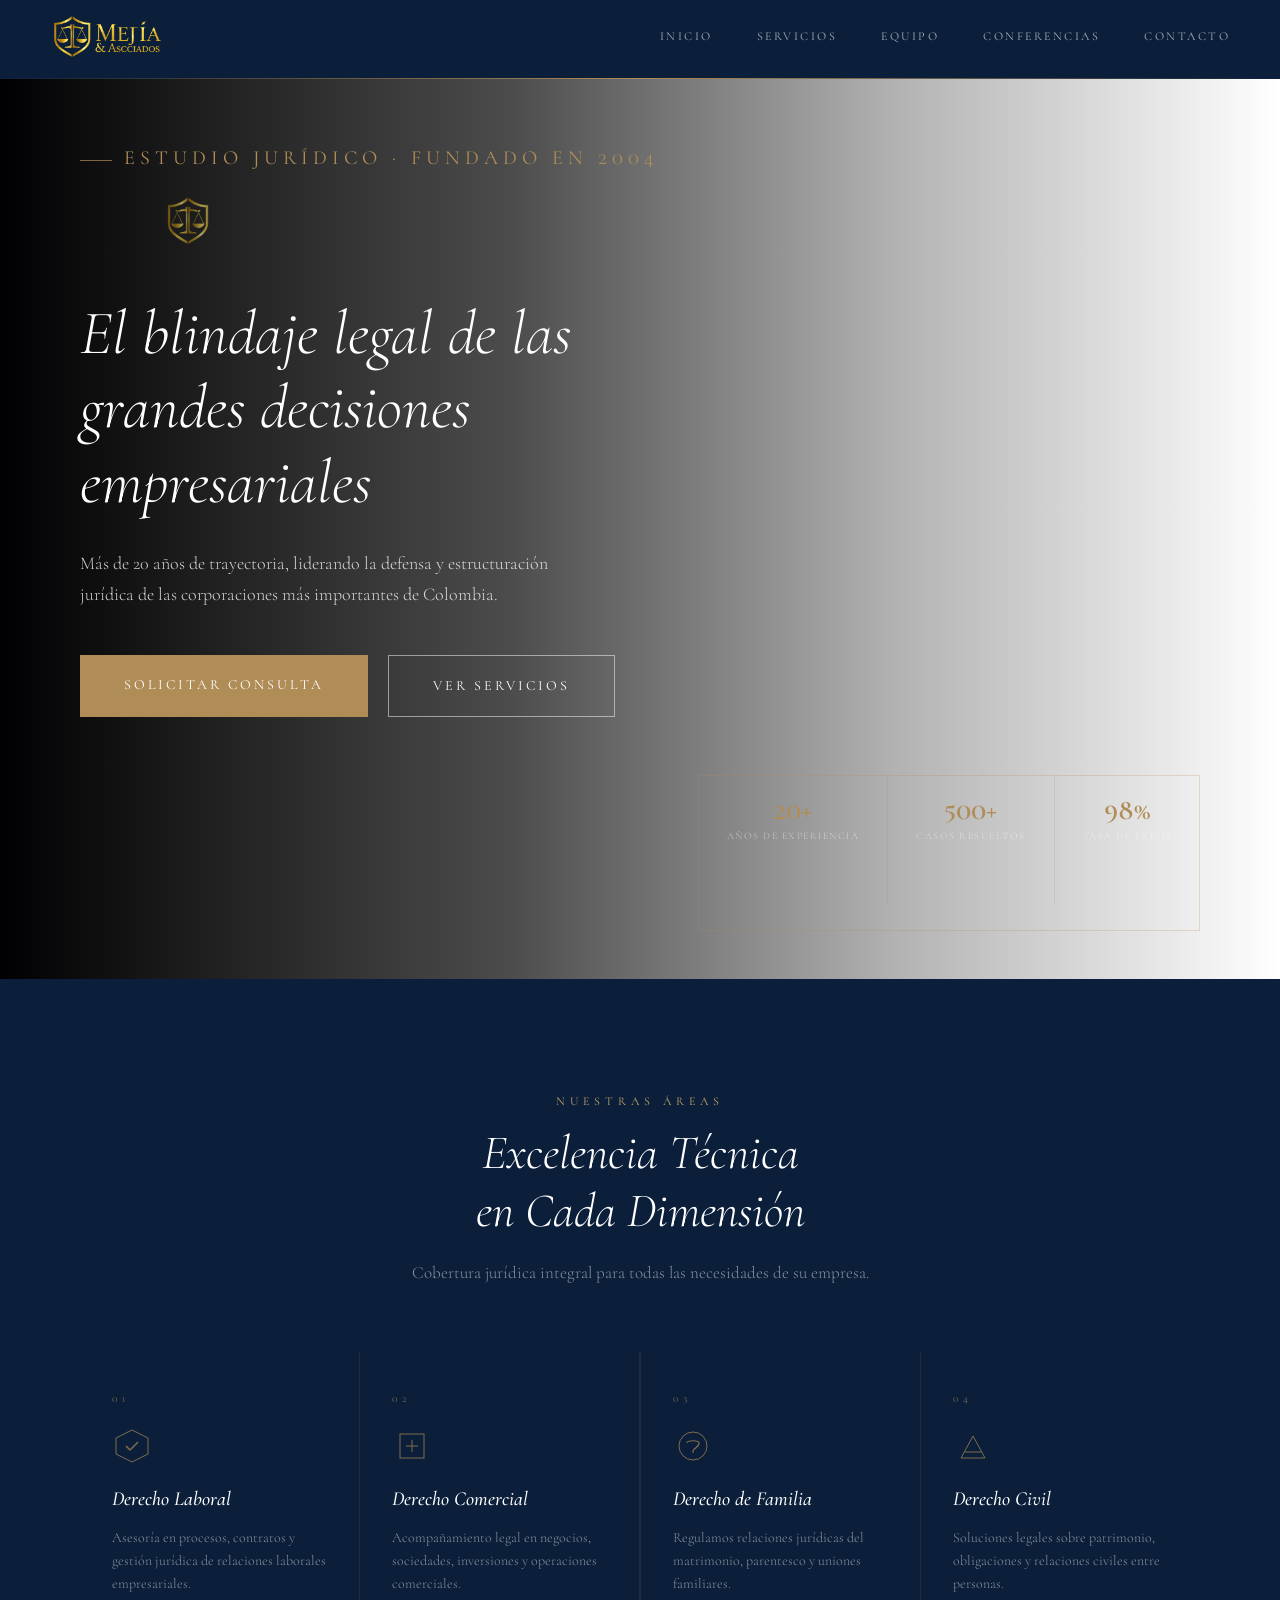
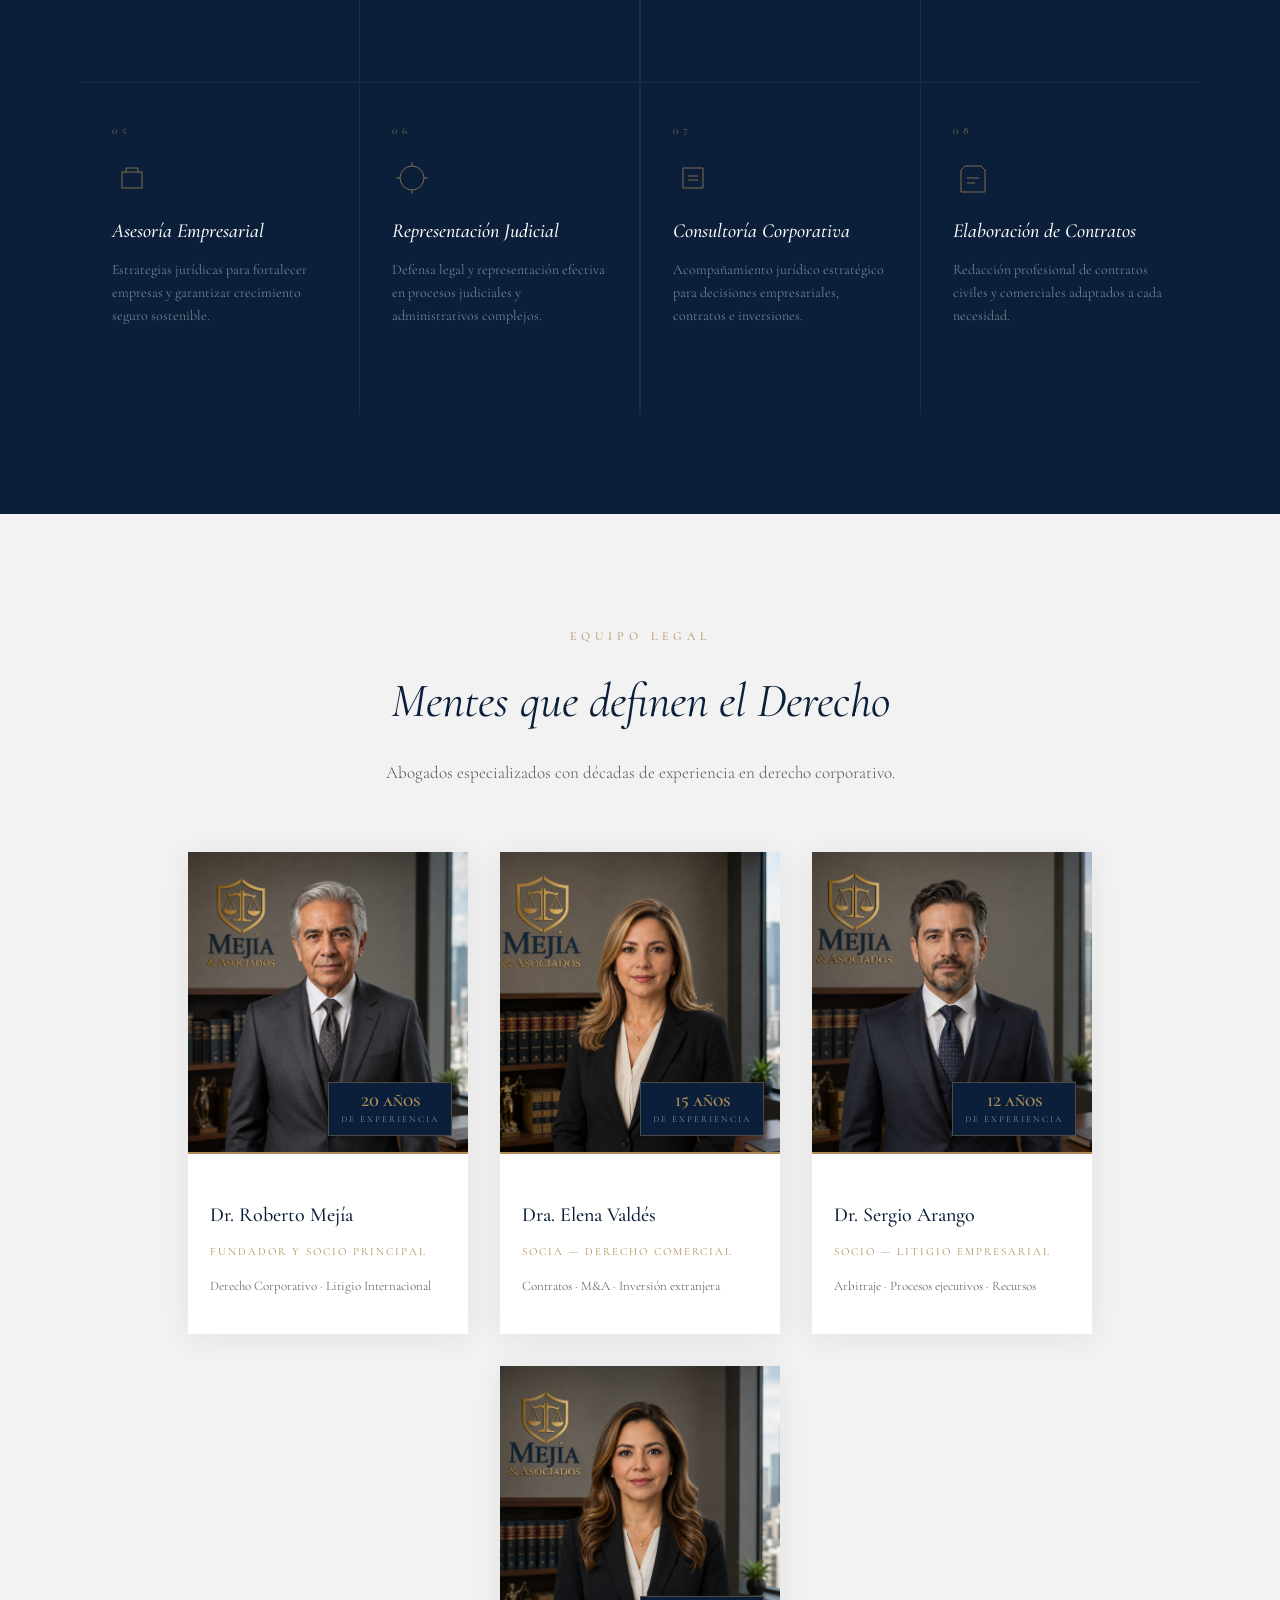
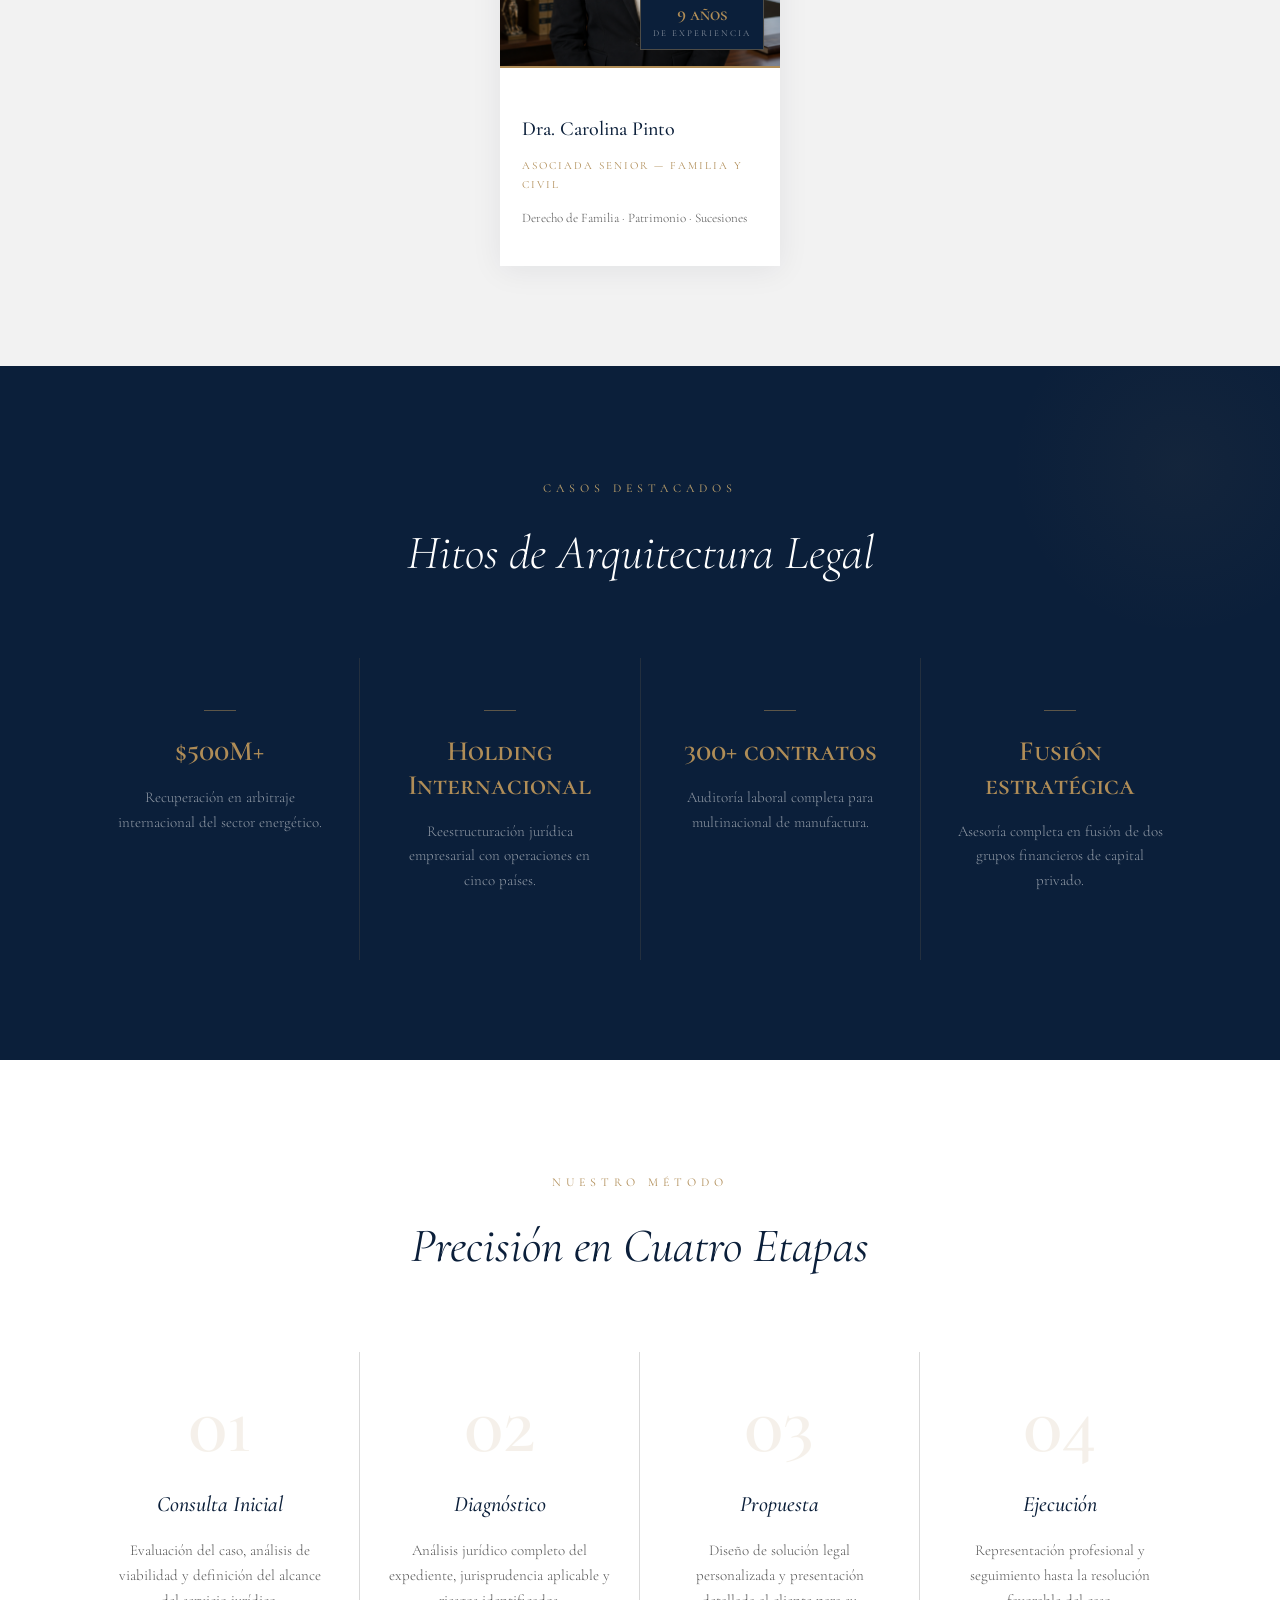
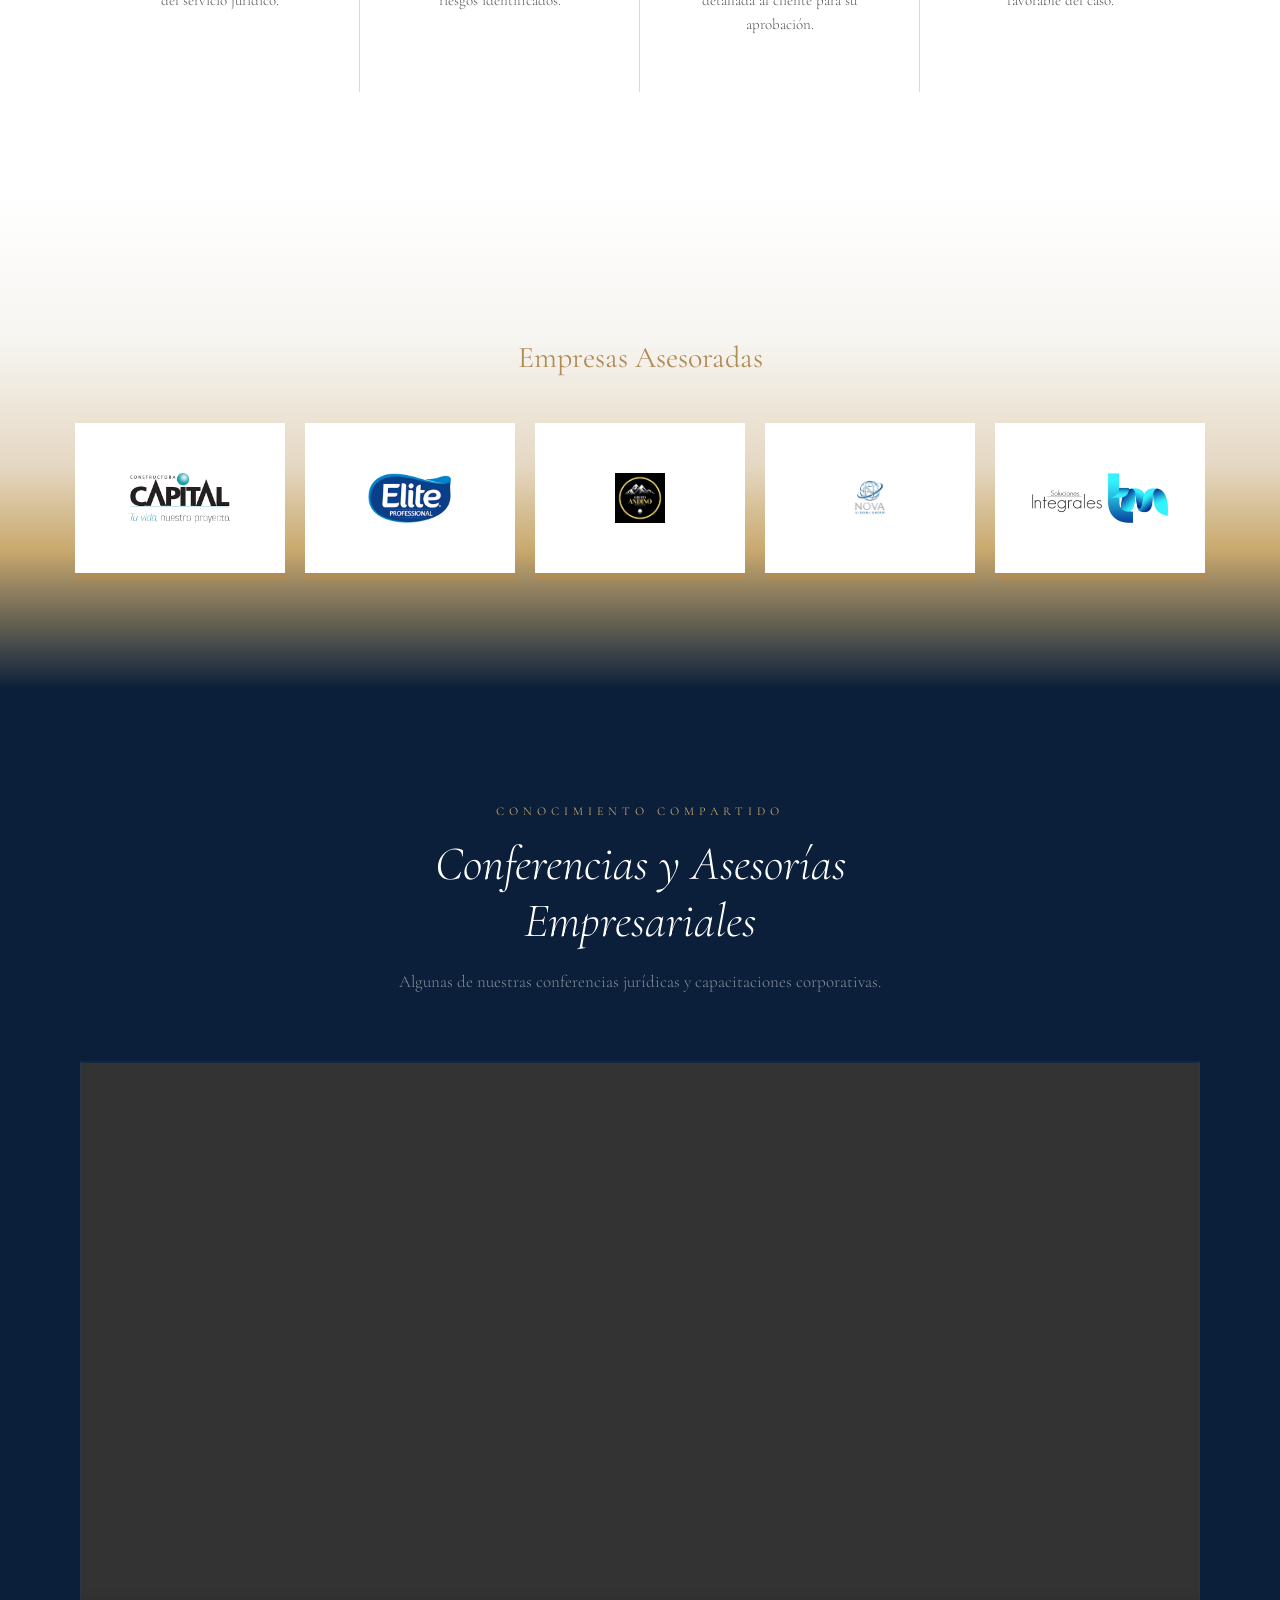
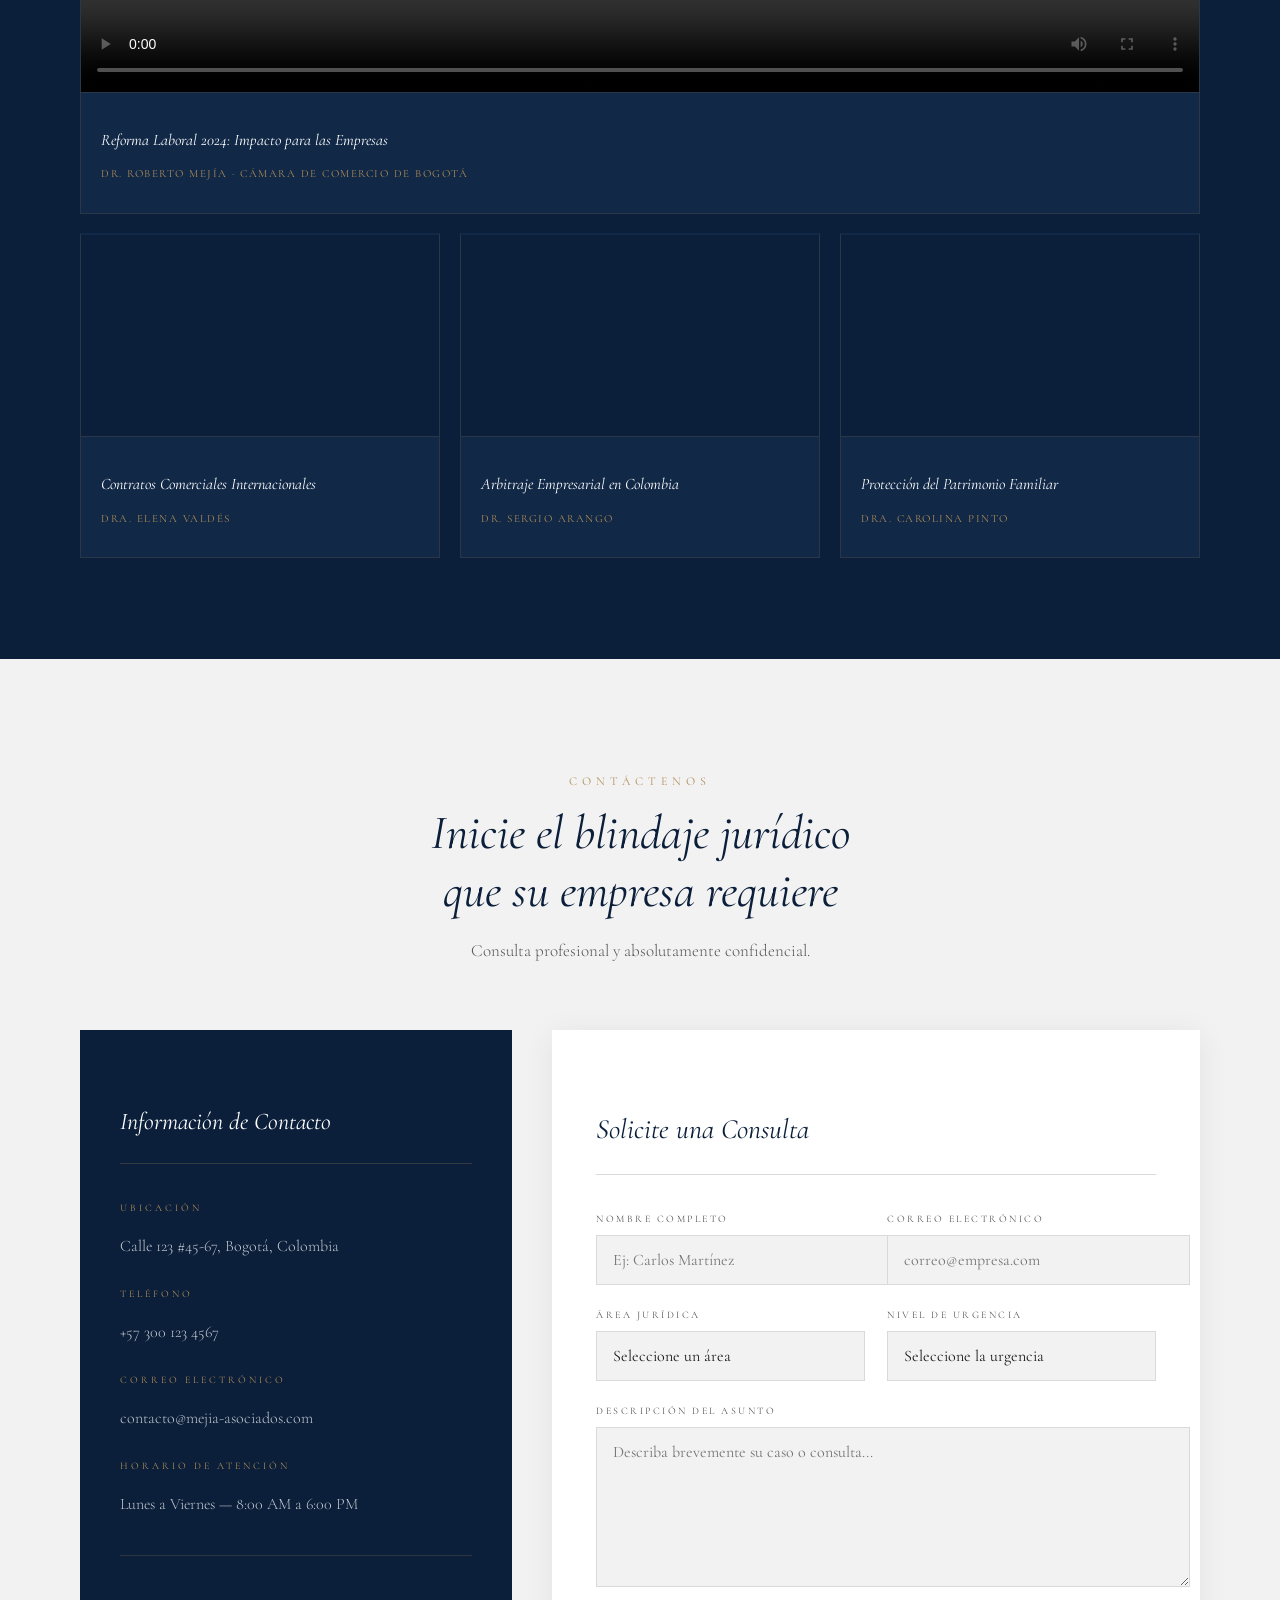
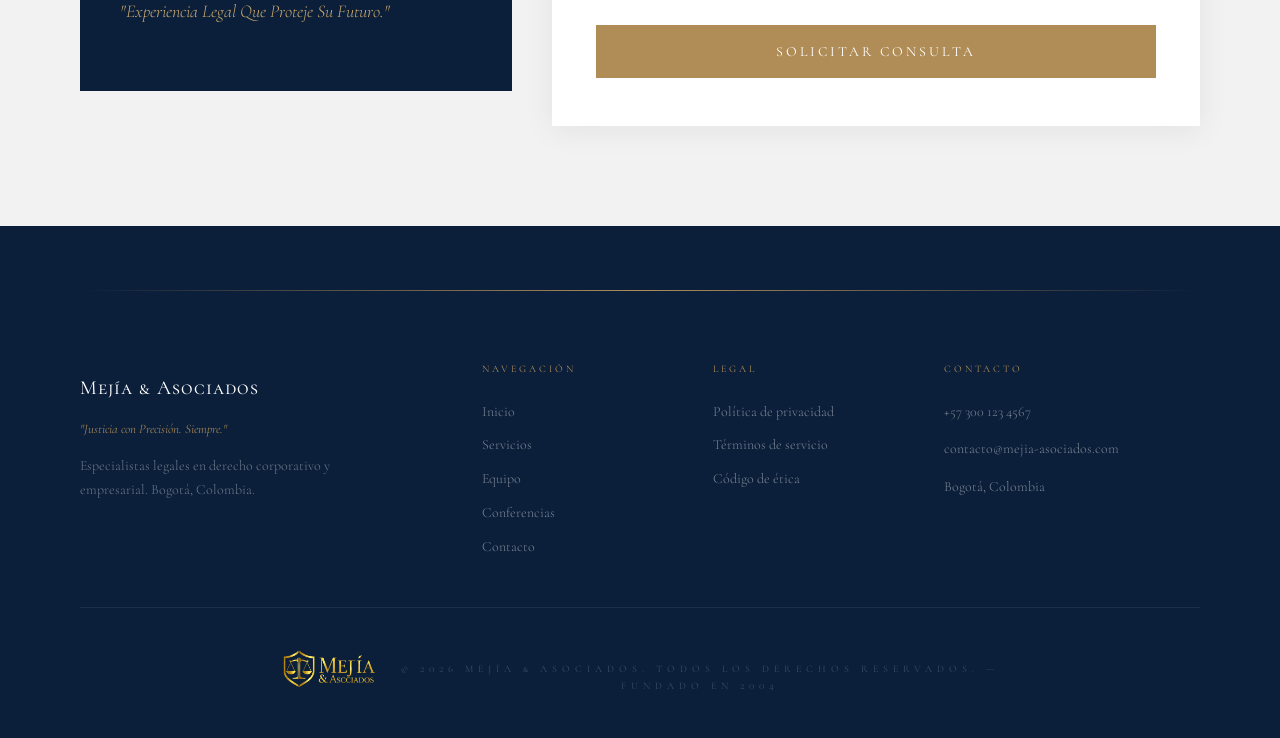
<file: ABOGADOS/index.html>
<!DOCTYPE html>
<html lang="es">
<head>
    <meta charset="UTF-8">
    <meta name="viewport" content="width=device-width, initial-scale=1.0">
    <title>Mejía & Asociados — Estudio Jurídico</title>
    <link rel="stylesheet" href="styles.css">
    <link rel="preconnect" href="https://fonts.googleapis.com">
    <link href="https://fonts.googleapis.com/css2?family=Cormorant+Garamond:ital,wght@0,300;0,400;0,500;0,600;0,700;1,300;1,400&family=Cormorant+SC:wght@300;400;500;600&display=swap" rel="stylesheet">
</head>
<body>


    <!--!SECCIÓN 1: ENCABEZADO
                    <!--*       Barra de navegación superior con logo y menú.
                    <!--*       El menú hamburguesa funciona con checkbox + label -->
    <header class="encabezado" id="inicio">

        <div class="encabezado__marca">
            <img class="encabezado__logo-banner"
                src="./img/logomj.png"
                alt="Mejía & Asociados">
        </div>

        <nav class="encabezado__nav" id="navegacion" role="navigation" aria-label="Navegación principal">
            <a class="enlace-nav" href="#inicio">Inicio</a>
            <a class="enlace-nav" href="#areas">Servicios</a>
            <a class="enlace-nav" href="#equipo">Equipo</a>
            <a class="enlace-nav" href="#conferencias">Conferencias</a>
            <a class="enlace-nav" href="#contacto">Contacto</a>
        </nav>

        <input type="checkbox" id="menu-activo" class="menu-activo" aria-hidden="true">
        <label for="menu-activo" class="menu-hamburguesa" aria-label="Abrir menú">
            <span></span><span></span><span></span>
        </label>

    </header>


    <!--!SECCIÓN 2: HERO / INICIO
            <!--*   Video de fondo + contenido + métricas flotantes.
            <!--*   Orden de capas (de fondo a frente):
            <!--*       1. video-fondo
            <!--*       2. degradado negro
            <!--*       3. patrón de puntos
            <!--*       4. contenido (título + botones)
            <!--*       5. métricas flotantes-->
    <section class="inicio" id="hero">

        <div class="inicio__contenedor-video">
            <video autoplay muted loop playsinline class="inicio__video-fondo">
                <source src="https://dl.dropbox.com/scl/fi/7dvm16bgu7j31hagz6p38/INTRODUCION.mp4?rlkey=zxrcnvhyy67lka468pvtw8rt9&st=ph2h5szb&dl=0" type="video/mp4">
            </video>
            <div class="inicio__degradado" aria-hidden="true"></div>
        </div>

        <div class="inicio__contenido">
            <span class="inicio__etiqueta">Estudio Jurídico · Fundado en 2004</span>

            <div class="inicio__banner" aria-hidden="true">
                <span class="banner-linea"></span>
                <img src="./img/icono_logo.png" alt="Logo Mejía & Asociados" class="inicio__logo">
                <span class="banner-linea"></span>
            </div>

            <h1 class="inicio__titulo">
                El blindaje legal de las<br>
                grandes decisiones<br>
                empresariales
            </h1>

            <p class="inicio__descripcion">
                Más de 20 años de trayectoria, liderando la defensa y estructuración
                jurídica de las corporaciones más importantes de Colombia.
            </p>

            <div class="inicio__botones">
                <a class="boton-principal" href="#contacto">Solicitar Consulta</a>
                <a class="boton-secundario" href="#areas">Ver Servicios</a>
            </div>
        </div>

        <div class="inicio__metricas" aria-hidden="true">
            <div class="inicio__metrica">
                <span class="inicio__metrica-numero">20+</span>
                <span class="inicio__metrica-texto">Años de experiencia</span>
            </div>
            <div class="inicio__metrica">
                <span class="inicio__metrica-numero">500+</span>
                <span class="inicio__metrica-texto">Casos resueltos</span>
            </div>
            <div class="inicio__metrica">
                <span class="inicio__metrica-numero">98%</span>
                <span class="inicio__metrica-texto">Tasa de éxito</span>
            </div>
        </div>

    </section>


    <!--!SECCIÓN 3: ÁREAS DE PRÁCTICA
        8 tarjetas en grid de 4 columnas.
        Los íconos son SVG inline (sin imágenes externas).
        -->
    <section class="areas" id="areas">

        <div class="areas__encabezado">
            <p class="etiqueta-seccion etiqueta-seccion--clara">Nuestras Áreas</p>
            <h2 class="areas__titulo">Excelencia Técnica<br>en Cada Dimensión</h2>
            <p class="areas__subtitulo">Cobertura jurídica integral para todas las necesidades de su empresa.</p>
        </div>

        <div class="areas__cuadricula">

            <article class="tarjeta-area">
                <span class="tarjeta-area__numero">01</span>
                <div class="tarjeta-area__icono" aria-hidden="true">
                    <svg viewBox="0 0 40 40" xmlns="http://www.w3.org/2000/svg">
                        <path d="M20 4 L36 12 L36 28 L20 36 L4 28 L4 12 Z" fill="none" stroke="#B08D57" stroke-width="1"/>
                        <path d="M14 20 L18 24 L26 16" fill="none" stroke="#B08D57" stroke-width="1.5"/>
                    </svg>
                </div>
                <h3 class="tarjeta-area__nombre">Derecho Laboral</h3>
                <p class="tarjeta-area__descripcion">Asesoría en procesos, contratos y gestión jurídica de relaciones laborales empresariales.</p>
                <span class="tarjeta-area__mas" aria-hidden="true">→
                    <span class="precio_area">$500.000</span>
                </span>
        
            </article>

            <article class="tarjeta-area">
                <span class="tarjeta-area__numero">02</span>
                <div class="tarjeta-area__icono" aria-hidden="true">
                    <svg viewBox="0 0 40 40" xmlns="http://www.w3.org/2000/svg">
                        <rect x="8" y="8" width="24" height="24" fill="none" stroke="#B08D57" stroke-width="1"/>
                        <line x1="14" y1="20" x2="26" y2="20" stroke="#B08D57" stroke-width="1"/>
                        <line x1="20" y1="14" x2="20" y2="26" stroke="#B08D57" stroke-width="1"/>
                    </svg>
                </div>
                <h3 class="tarjeta-area__nombre">Derecho Comercial</h3>
                <p class="tarjeta-area__descripcion">Acompañamiento legal en negocios, sociedades, inversiones y operaciones comerciales.</p>
                <span class="tarjeta-area__mas" aria-hidden="true">→
                        <span>$700.000</span>
                </span>
                
            </article>

            <article class="tarjeta-area">
                <span class="tarjeta-area__numero">03</span>
                <div class="tarjeta-area__icono" aria-hidden="true">
                    <svg viewBox="0 0 40 40" xmlns="http://www.w3.org/2000/svg">
                        <circle cx="20" cy="20" r="14" fill="none" stroke="#B08D57" stroke-width="1"/>
                        <path d="M14 17 C14 14 26 14 26 17 C26 22 20 22 20 25 L20 27" fill="none" stroke="#B08D57" stroke-width="1.2"/>
                    </svg>
                </div>
                <h3 class="tarjeta-area__nombre">Derecho de Familia</h3>
                <p class="tarjeta-area__descripcion">Regulamos relaciones jurídicas del matrimonio, parentesco y uniones familiares.</p>
                <span class="tarjeta-area__mas" aria-hidden="true">→
                        <span class="precio_area">$400.000</span>
                </span>
            </article>

            <article class="tarjeta-area">
                <span class="tarjeta-area__numero">04</span>
                <div class="tarjeta-area__icono" aria-hidden="true">
                    <svg viewBox="0 0 40 40" xmlns="http://www.w3.org/2000/svg">
                        <path d="M8 32 L20 10 L32 32 Z" fill="none" stroke="#B08D57" stroke-width="1"/>
                        <line x1="12" y1="26" x2="28" y2="26" stroke="#B08D57" stroke-width="1"/>
                    </svg>
                </div>
                <h3 class="tarjeta-area__nombre">Derecho Civil</h3>
                <p class="tarjeta-area__descripcion">Soluciones legales sobre patrimonio, obligaciones y relaciones civiles entre personas.</p>
                <span class="tarjeta-area__mas" aria-hidden="true">→
                    <span class="precio_area">$450.000</span>
                </span>
                
            </article>

            <article class="tarjeta-area">
                <span class="tarjeta-area__numero">05</span>
                <div class="tarjeta-area__icono" aria-hidden="true">
                    <svg viewBox="0 0 40 40" xmlns="http://www.w3.org/2000/svg">
                        <rect x="10" y="14" width="20" height="16" fill="none" stroke="#B08D57" stroke-width="1"/>
                        <path d="M14 14 L14 10 L26 10 L26 14" fill="none" stroke="#B08D57" stroke-width="1"/>
                    </svg>
                </div>
                <h3 class="tarjeta-area__nombre">Asesoría Empresarial</h3>
                <p class="tarjeta-area__descripcion">Estrategias jurídicas para fortalecer empresas y garantizar crecimiento seguro sostenible.</p>
                <span class="tarjeta-area__mas" aria-hidden="true">→
                    <span class="precio_area">$900.000</span>
                </span>
                
            </article>

            <article class="tarjeta-area">
                <span class="tarjeta-area__numero">06</span>
                <div class="tarjeta-area__icono" aria-hidden="true">
                    <svg viewBox="0 0 40 40" xmlns="http://www.w3.org/2000/svg">
                        <circle cx="20" cy="20" r="12" fill="none" stroke="#B08D57" stroke-width="1"/>
                        <path d="M20 8 L20 4 M32 20 L36 20 M20 32 L20 36 M8 20 L4 20" stroke="#B08D57" stroke-width="1"/>
                    </svg>
                </div>
                <h3 class="tarjeta-area__nombre">Representación Judicial</h3>
                <p class="tarjeta-area__descripcion">Defensa legal y representación efectiva en procesos judiciales y administrativos complejos.</p>
                <span class="tarjeta-area__mas" aria-hidden="true">→
                    <span class="precio_area">$1.2000.000</span>
                </span>
                    
            </article>

            <article class="tarjeta-area">
                <span class="tarjeta-area__numero">07</span>
                <div class="tarjeta-area__icono" aria-hidden="true">
                    <svg viewBox="0 0 40 40" xmlns="http://www.w3.org/2000/svg">
                        <path d="M10 10 L30 10 L30 30 L10 30 Z" fill="none" stroke="#B08D57" stroke-width="1"/>
                        <line x1="15" y1="18" x2="25" y2="18" stroke="#B08D57" stroke-width="1"/>
                        <line x1="15" y1="22" x2="25" y2="22" stroke="#B08D57" stroke-width="1"/>
                    </svg>
                </div>
                <h3 class="tarjeta-area__nombre">Consultoría Corporativa</h3>
                <p class="tarjeta-area__descripcion">Acompañamiento jurídico estratégico para decisiones empresariales, contratos e inversiones.</p>
                <span class="tarjeta-area__mas" aria-hidden="true">→
                    <span class="precio_area">$1.500.000</span>
                </span>
                
            </article>

            <article class="tarjeta-area">
                <span class="tarjeta-area__numero">08</span>
                <div class="tarjeta-area__icono" aria-hidden="true">
                    <svg viewBox="0 0 40 40" xmlns="http://www.w3.org/2000/svg">
                        <path d="M12 8 L28 8 L32 12 L32 34 L8 34 L8 12 Z" fill="none" stroke="#B08D57" stroke-width="1"/>
                        <line x1="14" y1="20" x2="26" y2="20" stroke="#B08D57" stroke-width="1"/>
                        <line x1="14" y1="25" x2="22" y2="25" stroke="#B08D57" stroke-width="1"/>
                    </svg>
                </div>
                <h3 class="tarjeta-area__nombre">Elaboración de Contratos</h3>
                <p class="tarjeta-area__descripcion">Redacción profesional de contratos civiles y comerciales adaptados a cada necesidad.</p>
                <span class="tarjeta-area__mas" aria-hidden="true">→
                    <span class="precio_area">$350.000</span>
                </span>
                
            </article>

        </div>

    </section>


    <!--!SECCIÓN 4: EQUIPO LEGAL
        <!--*       4 tarjetas de abogados con foto, nombre, cargo y especialidad.
        <!--*       Técnica: Grid de 1 celda en la imagen para superponer capas
        <!--*       (texto de fondo ::before, foto, velo, badge de años)
        
        -->
    <section class="equipo" id="equipo">

        <div class="equipo__encabezado">
            <p class="etiqueta-seccion">Equipo Legal</p>
            <h2 class="equipo__titulo">Mentes que definen el Derecho</h2>
            <p class="equipo__subtitulo">Abogados especializados con décadas de experiencia en derecho corporativo.</p>
        </div>

        <div class="equipo__cuadricula">

            <article class="tarjeta-abogado">
                <div class="tarjeta-abogado__imagen-contenedor">
                    <img src="./img/brief_img/roberto_mejia.png" alt="Dr. Roberto Mejía" class="tarjeta-abogado__imagen">
                    <div class="tarjeta-abogado__velo" aria-hidden="true"></div>
                    <div class="tarjeta-abogado__anios">
                        <span>20 años</span>
                        <small>de experiencia</small>
                    </div>
                </div>
                <div class="tarjeta-abogado__info">
                    <h3 class="tarjeta-abogado__nombre">Dr. Roberto Mejía</h3>
                    <p class="tarjeta-abogado__cargo">Fundador y Socio Principal</p>
                    <p class="tarjeta-abogado__especialidad">Derecho Corporativo · Litigio Internacional</p>
                </div>
            </article>

            <article class="tarjeta-abogado">
                <div class="tarjeta-abogado__imagen-contenedor">
                    <img src="./img/brief_img/elena_valdes.png" alt="Dra. Elena Valdés" class="tarjeta-abogado__imagen">
                    <div class="tarjeta-abogado__velo" aria-hidden="true"></div>
                    <div class="tarjeta-abogado__anios">
                        <span>15 años</span>
                        <small>de experiencia</small>
                    </div>
                </div>
                <div class="tarjeta-abogado__info">
                    <h3 class="tarjeta-abogado__nombre">Dra. Elena Valdés</h3>
                    <p class="tarjeta-abogado__cargo">Socia — Derecho Comercial</p>
                    <p class="tarjeta-abogado__especialidad">Contratos · M&A · Inversión extranjera</p>
                </div>
            </article>

            <article class="tarjeta-abogado">
                <div class="tarjeta-abogado__imagen-contenedor">
                    <img src="./img/brief_img/sergio_arango.png" alt="Dr. Sergio Arango" class="tarjeta-abogado__imagen">
                    <div class="tarjeta-abogado__velo" aria-hidden="true"></div>
                    <div class="tarjeta-abogado__anios">
                        <span>12 años</span>
                        <small>de experiencia</small>
                    </div>
                </div>
                <div class="tarjeta-abogado__info">
                    <h3 class="tarjeta-abogado__nombre">Dr. Sergio Arango</h3>
                    <p class="tarjeta-abogado__cargo">Socio — Litigio Empresarial</p>
                    <p class="tarjeta-abogado__especialidad">Arbitraje · Procesos ejecutivos · Recursos</p>
                </div>
            </article>

            <article class="tarjeta-abogado">
                <div class="tarjeta-abogado__imagen-contenedor">
                    <img src="./img/brief_img/carolina_pinto.png" alt="Dra. Carolina Pinto" class="tarjeta-abogado__imagen">
                    <div class="tarjeta-abogado__velo" aria-hidden="true"></div>
                    <div class="tarjeta-abogado__anios">
                        <span>9 años</span>
                        <small>de experiencia</small>
                    </div>
                </div>
                <div class="tarjeta-abogado__info">
                    <h3 class="tarjeta-abogado__nombre">Dra. Carolina Pinto</h3>
                    <p class="tarjeta-abogado__cargo">Asociada Senior — Familia y Civil</p>
                    <p class="tarjeta-abogado__especialidad">Derecho de Familia · Patrimonio · Sucesiones</p>
                </div>
            </article>

        </div>

    </section>


    <!--!SECCIÓN 5: HITOS / CASOS DESTACADOS
        <!--*        4 tarjetas de casos de éxito (sin nombres reales).
        <!--*        Grid de 4 columnas con separadores dorados.-->
    <section class="hitos" id="hitos">

        <div class="hitos__encabezado">
            <p class="etiqueta-seccion etiqueta-seccion--clara">Casos Destacados</p>
            <h2 class="hitos__titulo">Hitos de Arquitectura Legal</h2>
        </div>

        <div class="hitos__cuadricula">

            <article class="tarjeta-hito">
                <div class="tarjeta-hito__ornamento" aria-hidden="true"></div>
                <span class="tarjeta-hito__cifra">$500M+</span>
                <p class="tarjeta-hito__descripcion">Recuperación en arbitraje internacional del sector energético.</p>
            </article>

            <article class="tarjeta-hito">
                <div class="tarjeta-hito__ornamento" aria-hidden="true"></div>
                <span class="tarjeta-hito__cifra">Holding Internacional</span>
                <p class="tarjeta-hito__descripcion">Reestructuración jurídica empresarial con operaciones en cinco países.</p>
            </article>

            <article class="tarjeta-hito">
                <div class="tarjeta-hito__ornamento" aria-hidden="true"></div>
                <span class="tarjeta-hito__cifra">300+ contratos</span>
                <p class="tarjeta-hito__descripcion">Auditoría laboral completa para multinacional de manufactura.</p>
            </article>

            <article class="tarjeta-hito">
                <div class="tarjeta-hito__ornamento" aria-hidden="true"></div>
                <span class="tarjeta-hito__cifra">Fusión estratégica</span>
                <p class="tarjeta-hito__descripcion">Asesoría completa en fusión de dos grupos financieros de capital privado.</p>
            </article>

        </div>

    </section>


    <!--!SECCIÓN 6: NUESTRO MÉTODO
        <!--*        4 pasos del proceso jurídico en grid de 4 columnas.
        <!--*        Los pasos se separan con border-right (no gap).-->
    <section class="metodo" id="metodo">

        <div class="metodo__encabezado">
            <p class="etiqueta-seccion">Nuestro Método</p>
            <h2 class="metodo__titulo">Precisión en Cuatro Etapas</h2>
        </div>

        <div class="metodo__pasos">

            <article class="paso">
                <div class="paso__numero" aria-hidden="true">01</div>
                <h3 class="paso__nombre">Consulta Inicial</h3>
                <p class="paso__descripcion">Evaluación del caso, análisis de viabilidad y definición del alcance del servicio jurídico.</p>
            </article>

            <article class="paso">
                <div class="paso__numero" aria-hidden="true">02</div>
                <h3 class="paso__nombre">Diagnóstico</h3>
                <p class="paso__descripcion">Análisis jurídico completo del expediente, jurisprudencia aplicable y riesgos identificados.</p>
            </article>

            <article class="paso">
                <div class="paso__numero" aria-hidden="true">03</div>
                <h3 class="paso__nombre">Propuesta</h3>
                <p class="paso__descripcion">Diseño de solución legal personalizada y presentación detallada al cliente para su aprobación.</p>
            </article>

            <article class="paso">
                <div class="paso__numero" aria-hidden="true">04</div>
                <h3 class="paso__nombre">Ejecución</h3>
                <p class="paso__descripcion">Representación profesional y seguimiento hasta la resolución favorable del caso.</p>
            </article>

        </div>

    </section>


    <!--!SECCIÓN 7: EMPRESAS ASESORADAS
        <!--*        Logos de clientes en tarjetas con efecto hover luminoso.
        <!--*        Flexbox con wrap para acomodar automáticamente.
        <!--*        Fondo con gradiente vertical de blanco a azul oscuro.-->
    <section class="clientes" id="clientes">

        <p class="clientes__titulo">Empresas Asesoradas</p>

        <div class="clientes__carrusel">

            <div class="cliente-card">
                <img src="./img/Empresas_Asesoradas/capital.png" alt="Capital" class="clientes__logo">
            </div>

            <div class="cliente-card">
                <img src="./img/Empresas_Asesoradas/elite.png" alt="Elite" class="clientes__logo">
            </div>

            <div class="cliente-card">
                <img src="./img/Empresas_Asesoradas/grupoandino.jpg" alt="Grupo Andino" class="clientes__logo">
            </div>

            <div class="cliente-card">
                <img src="./img/Empresas_Asesoradas/inversionesnova.png" alt="Inversiones Nova" class="clientes__logo">
            </div>

            <div class="cliente-card">
                <img src="./img/Empresas_Asesoradas/sas.jpg" alt="SAS" class="clientes__logo">
            </div>

        </div>

    </section>


    <!--!SECCIÓN 8: CONFERENCIAS
        1 video principal con audio (ocupa 3 columnas) +
        3 videos secundarios en silencio y bucle automático.
        Grid de 3 columnas con 2 filas.
        El badge "Con Audio" se superpone al video con grid de 1 celda.
        -->
    <section class="conferencias" id="conferencias">

        <div class="conferencias__encabezado">
            <p class="etiqueta-seccion etiqueta-seccion--clara">Conocimiento Compartido</p>
            <h2 class="conferencias__titulo">Conferencias y Asesorías Empresariales</h2>
            <p class="conferencias__subtitulo">Algunas de nuestras conferencias jurídicas y capacitaciones corporativas.</p>
        </div>

        <div class="conferencias__videos">

            <!--!Video principal: con audio, ocupa las 3 columnas-->
            <div class="video-item video-item--principal">
                <div class="video-item__contenedor-video">
                    <video controls class="video-item__video">
                        <source src="https://www.dropbox.com/scl/fi/da8huxbl7e1a9so7513sp/video-audio.mp4?rlkey=f7fycwsqpl5ryyzwunmu6elsj&st=fj9fb3v1&raw=1" type="video/mp4">
                    </video>
                    <div class="video-item__etiqueta">
                        <span class="video-item__badge">Con Audio</span>
                    </div>
                </div>
                <div class="video-item__info">
                    <h3 class="video-item__titulo">Reforma Laboral 2024: Impacto para las Empresas</h3>
                    <p class="video-item__subtitulo">Dr. Roberto Mejía · Cámara de Comercio de Bogotá</p>
                </div>
            </div>

    <!--! Videos secundarios: silencio, bucle automático -->
        <!--?Contratos Comerciales Internacionales-->
            <div class="video-item">
                <video autoplay muted loop playsinline class="video-item__video">
                    <source src="https://www.dropbox.com/scl/fi/49qkmchbrx90k1cjaxmil/Contratos-Comerciales-Internacionales.mp4?rlkey=ghr5cp1n3lfyucv2nmz4t76yz&st=nwx87j7l&raw=1" type="video/mp4">
                </video>
                <div class="video-item__info">
                    <h3 class="video-item__titulo">Contratos Comerciales Internacionales</h3>
                    <p class="video-item__subtitulo">Dra. Elena Valdés</p>
                </div>
            </div>
        <!--?Arbitraje Empresarial en Colombia-->
            <div class="video-item">
                <video autoplay muted loop playsinline class="video-item__video">
                    <source src="https://www.dropbox.com/scl/fi/8lb0yv31gbokz2l2rsobe/Arbitraje-Empresarial.mov?rlkey=1eo2l21rj88b1y1ir0jie8w5i&st=9xyc2bgj&raw=1" type="video/mp4">
                </video>
                <div class="video-item__info">
                    <h3 class="video-item__titulo">Arbitraje Empresarial en Colombia</h3>
                    <p class="video-item__subtitulo">Dr. Sergio Arango</p>
                </div>
            </div>
        <!--?Protección del Patrimonio Familiar-->
            <div class="video-item">
                <video autoplay muted loop playsinline class="video-item__video">
                    <source src="https://www.dropbox.com/scl/fi/nwhmu39efbux3f1efj9f8/Protecci-n-Patrimonial.mov?rlkey=571ust9jc1db6hrhrfta4wljt&st=mgasiass&raw=1" type="video/mp4">
                </video>
                <div class="video-item__info">
                    <h3 class="video-item__titulo">Protección del Patrimonio Familiar</h3>
                    <p class="video-item__subtitulo">Dra. Carolina Pinto</p>
                </div>
            </div>

        </div>

    </section>


    <!--!SECCIÓN 9: CONTACTO
        2 columnas: información de contacto + formulario.
        El formulario interno usa grid de 2 columnas.
        Los campos "completo" usan grid-column: 1 / -1.-->
    <section class="contacto" id="contacto">

        <div class="contacto__encabezado">
            <p class="etiqueta-seccion">Contáctenos</p>
            <h2 class="contacto__titulo">Inicie el blindaje jurídico<br>que su empresa requiere</h2>
            <p class="contacto__subtitulo">Consulta profesional y absolutamente confidencial.</p>
        </div>

        <div class="contacto__cuadricula">

            <div class="info-contacto">
                <h3 class="info-contacto__titulo">Información de Contacto</h3>
                <div class="item-contacto">
                    <span class="item-contacto__etiqueta">Ubicación</span>
                    <p class="item-contacto__valor">Calle 123 #45-67, Bogotá, Colombia</p>
                </div>
                <div class="item-contacto">
                    <span class="item-contacto__etiqueta">Teléfono</span>
                    <p class="item-contacto__valor">+57 300 123 4567</p>
                </div>
                <div class="item-contacto">
                    <span class="item-contacto__etiqueta">Correo electrónico</span>
                    <p class="item-contacto__valor">contacto@mejia-asociados.com</p>
                </div>
                <div class="item-contacto">
                    <span class="item-contacto__etiqueta">Horario de atención</span>
                    <p class="item-contacto__valor">Lunes a Viernes — 8:00 AM a 6:00 PM</p>
                </div>
                <div class="info-contacto__eslogan">
                    <p>"Experiencia Legal Que Proteje Su Futuro."</p>
                </div>
            </div>

            <div class="formulario-contenedor">
                <h3 class="formulario-contenedor__titulo">Solicite una Consulta</h3>

                <div class="formulario">

                    <div class="campo">
                        <label class="campo__etiqueta" for="nombre">Nombre completo</label>
                        <input class="campo__entrada" type="text" id="nombre" name="nombre" placeholder="Ej: Carlos Martínez" required>
                    </div>

                    <div class="campo">
                        <label class="campo__etiqueta" for="correo">Correo electrónico</label>
                        <input class="campo__entrada" type="email" id="correo" name="correo" placeholder="correo@empresa.com" required>
                    </div>

                    <div class="campo">
                        <label class="campo__etiqueta" for="area">Área jurídica</label>
                        <select class="campo__entrada campo__entrada--select" id="area" name="area">
                            <option value="" disabled selected>Seleccione un área</option>
                            <option value="laboral">Derecho Laboral</option>
                            <option value="comercial">Derecho Comercial</option>
                            <option value="civil">Derecho Civil</option>
                            <option value="familia">Derecho de Familia</option>
                            <option value="empresarial">Asesoría Empresarial</option>
                            <option value="contratos">Elaboración de Contratos</option>
                        </select>
                    </div>

                    <div class="campo">
                        <label class="campo__etiqueta" for="urgencia">Nivel de urgencia</label>
                        <select class="campo__entrada campo__entrada--select" id="urgencia" name="urgencia">
                            <option value="" disabled selected>Seleccione la urgencia</option>
                            <option value="normal">Normal — En los próximos días</option>
                            <option value="prioritario">Prioritario — Esta semana</option>
                            <option value="urgente">Urgente — Hoy mismo</option>
                        </select>
                    </div>

                    <div class="campo campo--completo">
                        <label class="campo__etiqueta" for="mensaje">Descripción del asunto</label>
                        <textarea class="campo__entrada campo__entrada--textarea" id="mensaje" name="mensaje"
                            placeholder="Describa brevemente su caso o consulta..." rows="5"></textarea>
                    </div>

                    <div class="campo campo--completo">
                        <button type="button" class="boton-principal boton-principal--formulario">
                            Solicitar Consulta
                        </button>
                    </div>

                </div>

            </div>

        </div>

    </section>


    <!--! SECCIÓN 10: PIE DE PÁGINA
        Grid de 4 columnas con proporciones distintas (2fr 1fr 1fr 1.5fr).
        El ::before del footer agrega la línea dorada superior.
        -->
    <footer class="pie">

        <div class="pie__cuadricula">

            <div class="pie__marca">
                <p class="pie__siglas">Mejía & Asociados</p>
                <p class="pie__eslogan-footer">"Justicia con Precisión. Siempre."</p>
                <p class="pie__descripcion">Especialistas legales en derecho corporativo y empresarial. Bogotá, Colombia.</p>
            </div>

            <div class="pie__navegacion">
                <p class="pie__nav-titulo">Navegación</p>
                <nav aria-label="Pie de página">
                    <a class="pie__enlace" href="#inicio">Inicio</a>
                    <a class="pie__enlace" href="#areas">Servicios</a>
                    <a class="pie__enlace" href="#equipo">Equipo</a>
                    <a class="pie__enlace" href="#conferencias">Conferencias</a>
                    <a class="pie__enlace" href="#contacto">Contacto</a>
                </nav>
            </div>

            <div class="pie__legal">
                <p class="pie__nav-titulo">Legal</p>
                <nav aria-label="Legal">
                    <a class="pie__enlace" href="#">Política de privacidad</a>
                    <a class="pie__enlace" href="#">Términos de servicio</a>
                    <a class="pie__enlace" href="#">Código de ética</a>
                </nav>
            </div>

            <div class="pie__contacto-rapido">
                <p class="pie__nav-titulo">Contacto</p>
                <p class="pie__dato">+57 300 123 4567</p>
                <p class="pie__dato">contacto@mejia-asociados.com</p>
                <p class="pie__dato">Bogotá, Colombia</p>
            </div>

        </div>

        <div class="pie__linea-inferior">
            <img id="pie__logo-banner"
                src="./img/logomj.png"
                alt="Mejía & Asociados">
            <p class="pie__derechos">© 2026 Mejía & Asociados. Todos los derechos reservados. — Fundado en 2004</p>
        </div>

    </footer>


</body>
</html>
</file>
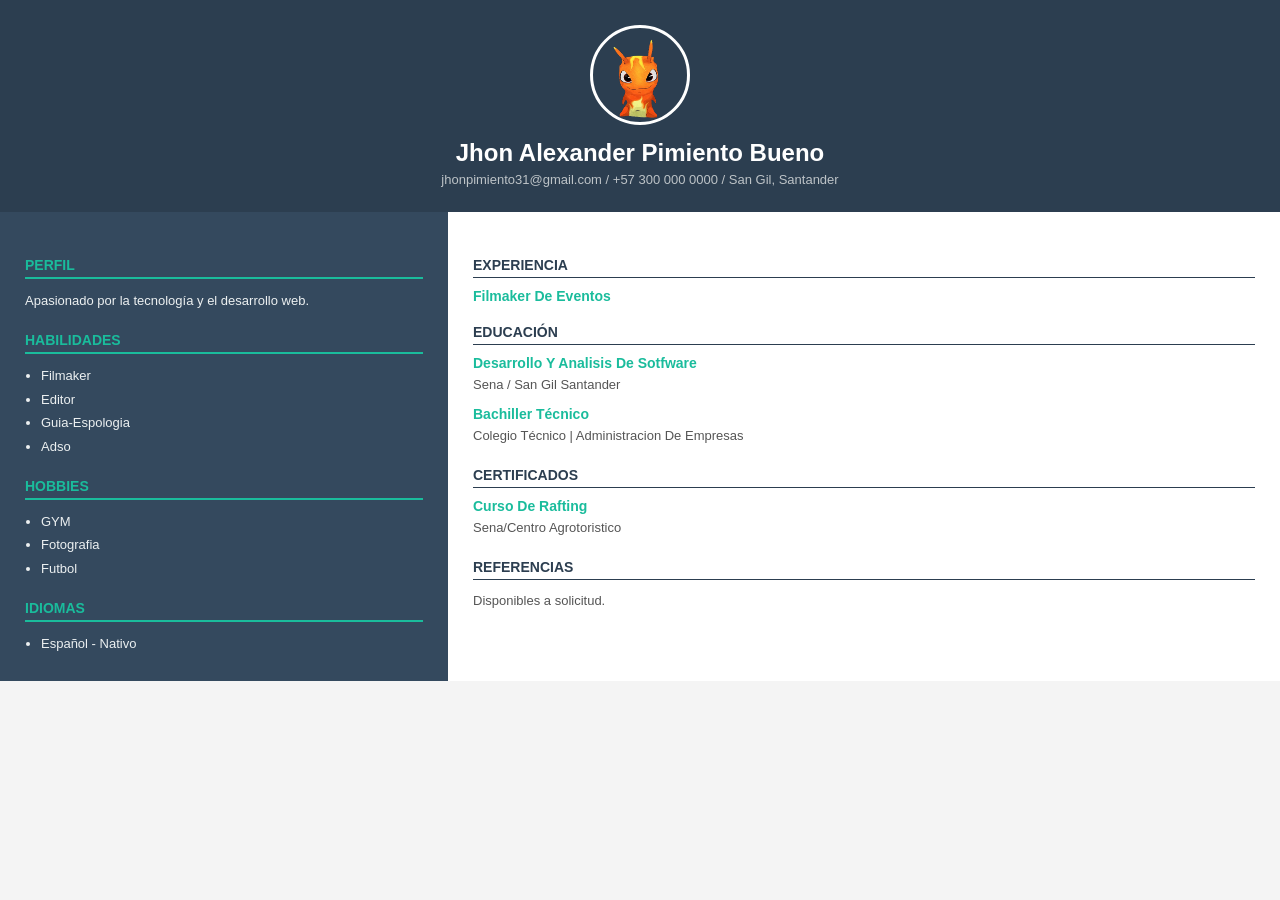
<file: HOJA_DE_VIDA/Index.html>
<!DOCTYPE html>
<html lang="es">
<head>
    <meta charset="UTF-8">
    <meta name="viewport" content="width=device-width, initial-scale=1.0">
    <title>Hoja de Vida</title>
    <link rel="stylesheet" href="./styles.css">
</head>
<body>

<table>
    <tbody>

        
        <tr>
            <td colspan="2" class="fila1">
                <img src="IMG/2.png" alt="Foto">
                <h1>Jhon Alexander Pimiento Bueno</h1>
                <p>jhonpimiento31@gmail.com / +57 300 000 0000 / San Gil, Santander</p>
            </td>
        </tr>

        
        <tr>

            
            <td class="colum1">

                <h2>Perfil</h2>
                <p>Apasionado por la tecnología y el desarrollo web.</p>

                <h2>Habilidades</h2>
                <ul>
                    <li>Filmaker</li>
                    <li>Editor</li>
                    <li>Guia-Espologia</li>
                    <li>Adso</li>
                </ul>

                <h2>Hobbies</h2>
                <ul>
                    <li> GYM</li>
                    <li>Fotografia</li>
                    <li>Futbol</li>
                </ul>

                <h2>Idiomas</h2>
                <ul>
                    <li>Español - Nativo</li>
                </ul>

            </td>

            
            <td class="colum2">

                <h2>Experiencia</h2>
                <h3>Filmaker De Eventos</h3>

                <h2>Educación</h2>
                <h3>Desarrollo Y Analisis De Sotfware</h3>
                <p class="fecha">Sena / San Gil Santander</p>

                <h3>Bachiller Técnico</h3>
                <p class="fecha">Colegio Técnico | Administracion De Empresas</p>

                <h2>Certificados</h2>
                <h3>Curso De Rafting </h3>
                <p class="fecha">Sena/Centro Agrotoristico</p>

                <h2>Referencias</h2>
                <p>Disponibles a solicitud.</p>

            </td>
        </tr>

    </tbody>
</table>

</body>
</html>
</file>
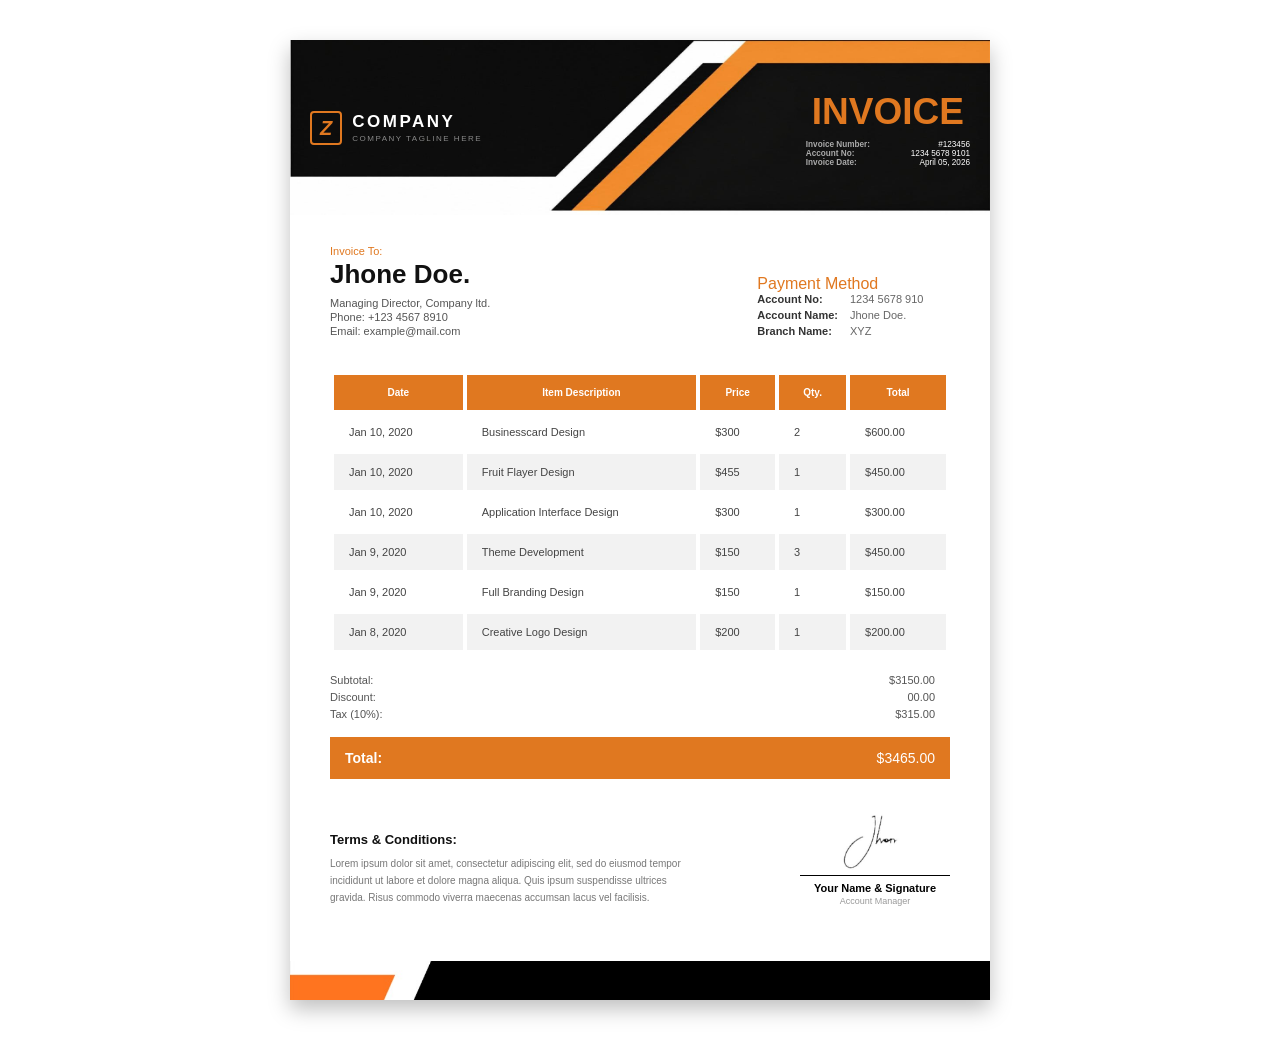
<file: MODELOS FACTURA 3/index.html>
<!DOCTYPE html>
<html lang="en">
<head>
    <meta charset="UTF-8">
    <meta name="viewport" content="width=device-width, initial-scale=1.0">
    <title>Invoice</title>
    <link rel="stylesheet" href="./styles.css">
</head>
<body>

    <div class="factura">


        <header class="encabezado">
            <div class="contenido-encabezado">
                <div class="logo">
                    <div class="logo-icono">Z</div>
                    <div>
                        <div class="logo-nombre">COMPANY</div>
                        <div class="logo-slogan">Company Tagline Here</div>
                    </div>
                </div>
                <div class="info-invoice">
                    <h2 class="titulo-invoice">INVOICE</h2>
                    <div class="detalles-invoice">
                        <div class="detalle-fila">
                            <span class="detalle-label">Invoice Number:</span>
                            <span class="detalle-valor">#123456</span>
                        </div>
                        <div class="detalle-fila">
                            <span class="detalle-label">Account No:</span>
                            <span class="detalle-valor">1234 5678 9101</span>
                        </div>
                        <div class="detalle-fila">
                            <span class="detalle-label">Invoice Date:</span>
                            <span class="detalle-valor">April 05, 2026</span>
                        </div>
                    </div>
                </div>
            </div>
        </header>

        <div class="barra-separadora"></div>


        <div class="cuerpo">


            <div class="seccion-cliente">
                <div class="datos-cliente">
                    <p  id = "org" class="etiqueta-naranja">Invoice To:</p>
                    <h2 class="nombre-cliente">Jhone Doe.</h2>
                    <p>Managing Director, Company ltd.</p>
                    <p>Phone: +123 4567 8910</p>
                    <p>Email: example@mail.com</p>
                </div>
                <div class="metodo-pago">
                    <p id= "org2" ="etiqueta-naranja">Payment Method</p>
                    <div class="fila-pago">
                        <strong>Account No:</strong>
                        <span>1234 5678 910</span>
                    </div>
                    <div class="fila-pago">
                        <strong>Account Name:</strong>
                        <span>Jhone Doe.</span>
                    </div>
                    <div class="fila-pago">
                        <strong>Branch Name:</strong>
                        <span>XYZ</span>
                    </div>
                </div>
            </div>

            <table class="tabla-items">
                <thead>
                    <tr> 
                        <th>Date</th>
                        <th>Item Description</th>
                        <th>Price</th>
                        <th>Qty.</th>
                        <th>Total</th>
                    </tr>
                </thead>
                <tbody>
                    <tr>
                        <td>Jan 10, 2020</td>
                        <td>Businesscard Design</td>
                        <td>$300</td>
                        <td>2</td>
                        <td>$600.00</td>
                    </tr>
                    <tr>
                        <td>Jan 10, 2020</td>
                        <td>Fruit Flayer Design</td>
                        <td>$455</td>
                        <td>1</td>
                        <td>$450.00</td>
                    </tr>
                    <tr>
                        <td>Jan 10, 2020</td>
                        <td>Application Interface Design</td>
                        <td>$300</td>
                        <td>1</td>
                        <td>$300.00</td>
                    </tr>
                    <tr>
                        <td>Jan 9, 2020</td>
                        <td>Theme Development</td>
                        <td>$150</td>
                        <td>3</td>
                        <td>$450.00</td>
                    </tr>
                    <tr>
                        <td>Jan 9, 2020</td>
                        <td>Full Branding Design</td>
                        <td>$150</td>
                        <td>1</td>
                        <td>$150.00</td>
                    </tr>
                    <tr>
                        <td>Jan 8, 2020</td>
                        <td>Creative Logo Design</td>
                        <td>$200</td>
                        <td>1</td>
                        <td>$200.00</td>
                    </tr>
                </tbody>
            </table>

            <div class="seccion-totales">
                <div class="fila-subtotal">
                    <span>Subtotal:</span>
                    <span>$3150.00</span>
                </div>
                <div class="fila-subtotal">
                    <span>Discount:</span>
                    <span>00.00</span>
                </div>
                <div class="fila-subtotal">
                    <span>Tax (10%):</span>
                    <span>$315.00</span>
                </div>
            </div>


            <div class="barra-total">
                <span class="total-etiqueta">Total:</span>
                <span class="total-valor">$3465.00</span>
            </div>


            <div class="seccion-pie">
                <div class="terminos">
                    <h3>Terms & Conditions:</h3>
                    <p>Lorem ipsum dolor sit amet, consectetur adipiscing elit, sed do eiusmod tempor
                    incididunt ut labore et dolore magna aliqua. Quis ipsum suspendisse ultrices gravida.
                    Risus commodo viverra maecenas accumsan lacus vel facilisis.</p>
                </div>
                <div class="firma">
                    <div class="firma-linea"> <img src="./img/firma2.jpeg" alt=""></div>
                    <div class="firma-nombre">Your Name &amp; Signature</div>
                    <div class="firma-cargo">Account Manager</div>
                </div>
            </div>

        </div>


        <footer class="pie">
            <img src="./img/fouter.jpeg" alt="">
        </footer>

    </div>

</body>
</html>
</file>
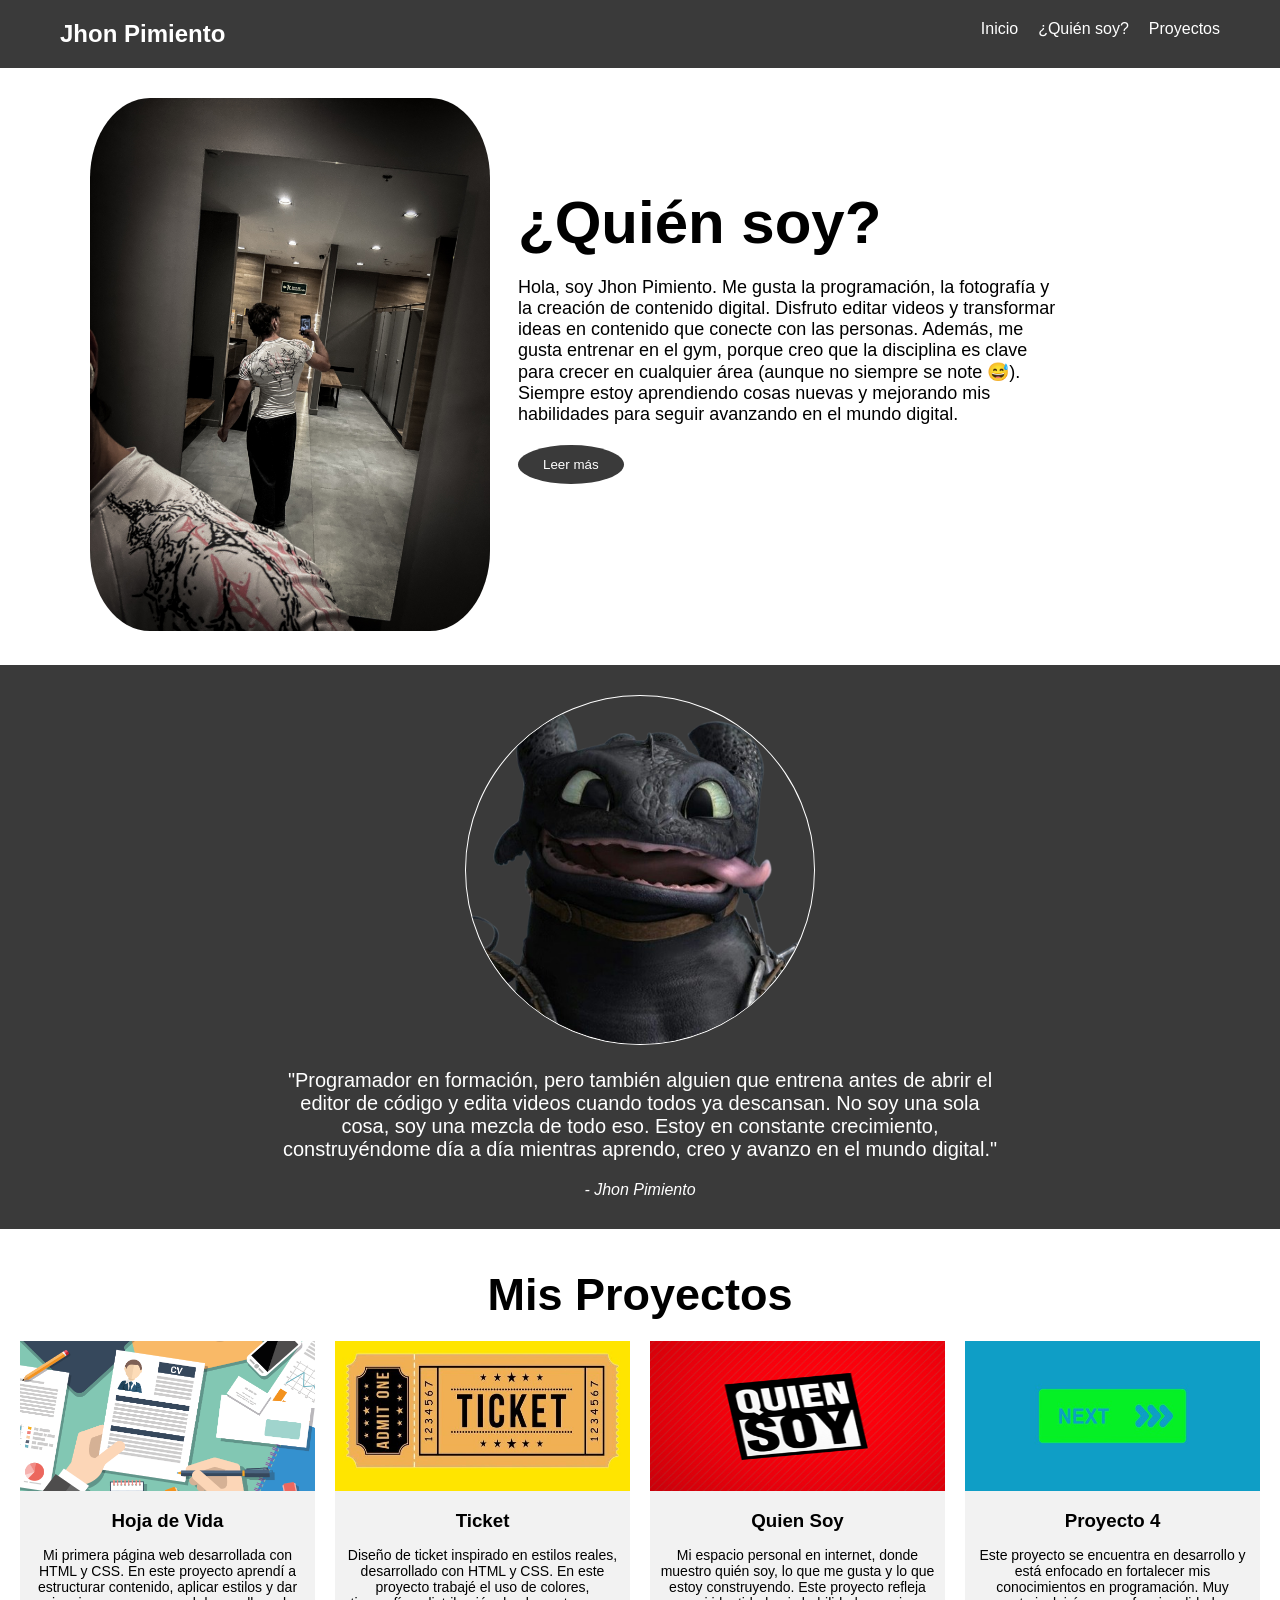
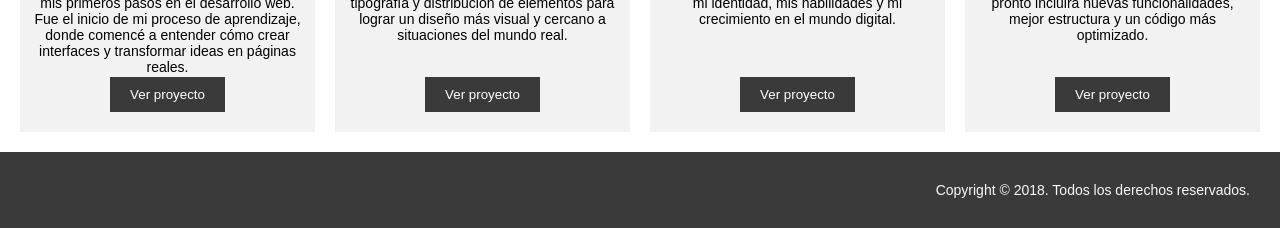
<file: QUIEN_SOY/index.html>
<!DOCTYPE html>
<html lang="es">
<head>
    <meta charset="UTF-8">
    <meta name="viewport" content="width=device-width, initial-scale=1.0">
    <title>Jhon Pimiento</title>
    <link rel="stylesheet" href="styles.css">
</head>
<body>

<!-- navegacion -->
<nav>
    <h2 class="nombre">Jhon Pimiento</h2>
    <ul class="nav-links">
        <li><a href="#">Inicio</a></li>
        <li><a href="#">¿Quién soy?</a></li>
        <li><a href="#">Proyectos</a></li>
    </ul>
</nav>

<!--quiem soy yo -->
<section class="hero">
    <div class="hero-contenido">

        <div class="foto1">
            <img src="IMG/Profile 1.JPG" alt="foto1">
        </div>

        <div class="foto-texto">
            <h1>¿Quién soy?</h1>
            <p>
                Hola, soy Jhon Pimiento. Me gusta la programación, 
                la fotografía y la creación de contenido digital.
                Disfruto editar videos y transformar ideas en contenido
                que conecte con las personas. Además, me gusta entrenar 
                en el gym, porque creo que la disciplina es clave para
                crecer en cualquier área (aunque no siempre se note 😅).
                Siempre estoy aprendiendo cosas nuevas y mejorando mis 
                habilidades para seguir avanzando en el mundo digital.
            </p>
            <button>Leer más</button>
        </div>

    </div>
</section>

<!-- foto2-->
<section class="foto2">
    <img src="IMG/Profile2.png" alt="Foto" class="foto2_img">
    <p class="foto2-texto">
        "Programador en formación, pero también alguien que entrena 
        antes de abrir el editor de código y edita videos cuando todos 
        ya descansan. No soy una sola cosa, soy una mezcla de todo eso.
        Estoy en constante crecimiento, construyéndome día a día mientras
        aprendo, creo y avanzo en el mundo digital."
    </p>
    <p class="cita-autor">- Jhon Pimiento</p>
</section>

<!-- proyectos-->
<section class="proyectos">
    <h2>Mis Proyectos</h2>

    <table class="tabla-proyectos">
        <tr>

            <td>
                <img src="IMG/Hoja Vida -.png">
                <h3>Hoja de Vida</h3>
                <p>Mi primera página web desarrollada con HTML y CSS. En este proyecto aprendí a estructurar contenido, aplicar estilos y dar mis primeros pasos en el desarrollo web. Fue el inicio de mi proceso de aprendizaje, donde comencé a entender cómo crear interfaces y transformar ideas en páginas reales.</p>
                <button>Ver proyecto</button>
            </td>

            <td>
                <img src="IMG/Tiket.jpg">
                <h3>Ticket</h3>
                <p>Diseño de ticket inspirado en estilos reales, desarrollado con HTML y CSS. En este proyecto trabajé el uso de colores, tipografía y distribución de elementos para lograr un diseño más visual y cercano a situaciones del mundo real.</p>
                <button>Ver proyecto</button>
            </td>

            <td>
                <img src="IMG/Quien soy yo rojo.png">
                <h3>Quien Soy</h3>
                <p>Mi espacio personal en internet, donde muestro quién soy, lo que me gusta y lo que estoy construyendo. Este proyecto refleja mi identidad, mis habilidades y mi crecimiento en el mundo digital.</p>
                <button>Ver proyecto</button>
            </td>

            <td>
                <img src="IMG/proximos .jpg">
                <h3>Proyecto 4</h3>
                <p>Este proyecto se encuentra en desarrollo y está enfocado en fortalecer mis conocimientos en programación. Muy pronto incluirá nuevas funcionalidades, mejor estructura y un código más optimizado.</p>
                <button>Ver proyecto</button>
            </td>

        </tr>
    </table>
</section>
<!--Derechos de autor-->
<footer class="footer">
    <div class="footer_contenido">
        <p class="copy">Copyright © 2018. Todos los derechos reservados.</p>
    </div>
</footer>
</body>
</html>
</file>
<file: ABOGADOS/styles.css>
/*? ESTILOS — FIRMA DE ABOGADOS MjA
    /*?     Mejía & Asociados Estudio Jurídico
    /*?     TÉCNICAS QUE USAMOS PARA ETA PAGINA WEB:
    /*?    CSS Grid (hero, áreas, hitos, método, conferencias, contacto, pie)
    /*?    Flexbox (encabezado, equipo, botones, pie nav)
    /*?    Pseudoelementos ::before y ::after
    /*?    Pseudoclases :hover, :focus, :focus-visible, :last-child
    /*?    Variables CSS en :root
    /*?   Responsividad con 5 breakpoints
    /*?   prefers-reduced-motion para accesibilidad
*/


/*!1. VARIABLES CSS*/


:root {
    --color-azul:          #0B1F3A;
    --color-azul-medio:    #112847;
    --color-gris:          #D9D9D9;
    --color-gris-suave:    #F2F2F2;
    --color-blanco:        #FFFFFF;
    --color-dorado:        #B08D57;
    --color-dorado-claro:  #C9A96E;
    --color-dorado-oscuro: #8A6B3A;
    --color-texto:         #1a1a1a;
    --color-texto-suave:   #555555;

    --fuente-principal:  'Cormorant Garamond', Georgia, serif;
    --fuente-versalitas: 'Cormorant SC', Georgia, serif;

    --espaciado-xs:  8px;
    --espaciado-s:   16px;
    --espaciado-m:   32px;
    --espaciado-l:   64px;
    --espaciado-xl:  100px;

    --padding-lateral: 80px;

    --line-height-body:   1.7;
    --line-height-titulo: 1.2;
    --line-height-texto:  1.65;

    --sombra-tarjeta:       0 4px 30px rgba(11, 31, 58, 0.07);
    --sombra-tarjeta-hover: 0 20px 60px rgba(11, 31, 58, 0.15);

    --transicion: 0.35s ease;
}



/*!2. RESET Y BASE
     */
*::before,
*::after {
    margin: 0;
    padding: 0;
    box-sizing: border-box;
    
}

html {
    scroll-behavior: smooth;
    
    
}

body {
    font-family: var(--fuente-principal);
    color: var(--color-texto);
    background-color: var(--color-blanco);
    font-size: 18px;
    line-height: var(--line-height-body);
    overflow-x: hidden;
    margin: 0;
    
}

img {
    display: block;
    max-width: 100%;
    background-color: transparent;
    height: 50px;
    
}

a {
    text-decoration: none;
    color: inherit;
}


/*!3. UTILIDADES
    /** Clases reutilizables en varias secciones del sitio.*/

.etiqueta-seccion {
    font-family: var(--fuente-versalitas);
    font-size: 12px;
    letter-spacing: 5px;
    text-transform: uppercase;
    color: var(--color-dorado);
    margin-bottom: var(--espaciado-xs);
    display: block;
}

.etiqueta-seccion--clara {
    color: var(--color-dorado-claro);
}


/*!4. BOTONES*/

.boton-principal {
    display: inline-block;
    font-family: var(--fuente-versalitas);
    font-size: 14px;
    letter-spacing: 3px;
    text-transform: uppercase;
    background-color: var(--color-dorado);
    background-image: linear-gradient(to right, rgba(255,255,255,0.15) 0%, rgba(255,255,255,0.15) 100%);
    background-size: 0% 100%;
    background-repeat: no-repeat;
    color: var(--color-blanco);
    border: none;
    padding: 18px 44px;
    cursor: pointer;
    transition: background-color var(--transicion), transform var(--transicion), background-size var(--transicion);
    overflow: hidden;
}

.boton-principal:hover {
    background-color: var(--color-dorado-oscuro);
    background-size: 100% 100%;
    transform: translateY(-2px);
}

.boton-secundario {
    display: inline-block;
    font-family: var(--fuente-versalitas);
    font-size: 14px;
    letter-spacing: 3px;
    text-transform: uppercase;
    background-color: transparent;
    color: var(--color-blanco);
    border: 1px solid rgba(255, 255, 255, 0.5);
    padding: 18px 44px;
    cursor: pointer;
    transition: border-color var(--transicion), color var(--transicion), background-color var(--transicion);
}

.boton-secundario:hover {
    border-color: var(--color-dorado);
    color: var(--color-dorado);
    background-color: rgba(176, 141, 87, 0.08);
}

.boton-principal--formulario {
    width: 100%;
    padding: 18px;
    margin-top: var(--espaciado-s);
    font-size: 14px;
}


/*!5. ENCABEZADO
 */

.encabezado {
    display: flex;
    align-items: center;
    justify-content: space-between;
    background-color: var(--color-azul);
    border-bottom: 1px solid transparent;
    border-image: linear-gradient(to right, transparent, var(--color-dorado), transparent) 1;
}

.encabezado__marca {
    display: flex;
    align-items: center;
    gap: var(--espaciado-s);
}

.encabezado__logo-banner {
    height: 78px;
    width: auto;
    display: block;
    margin-left: 50px;
}

.encabezado__nav {
    display: flex;
    gap: 44px;
    margin-right: 50px;
}

.enlace-nav {
    font-family: var(--fuente-versalitas);
    font-size: 12px;
    letter-spacing: 2.5px;
    text-transform: uppercase;
    color: rgba(255, 255, 255, 0.65);
    padding-bottom: 4px;
    border-bottom: 1px solid transparent;
    transition: color var(--transicion), border-color var(--transicion);
}

.enlace-nav:hover {
    color: var(--color-dorado);
    border-bottom-color: var(--color-dorado);
}


.menu-activo {
    display: none;
}

.menu-hamburguesa {
    display: none;
    flex-direction: column;
    gap: 5px;
    cursor: pointer;
    padding: var(--espaciado-xs);
}

.menu-hamburguesa span {
    display: block;
    width: 26px;
    height: 2px;
    background-color: var(--color-blanco);
    transition: transform var(--transicion), opacity var(--transicion);
}


/*!6. HERO / INICIO |  SECCIÓN 2 HTML

*/

.inicio {
    display: grid;
    grid-template-columns: 1fr;
    grid-template-rows: 1fr;
    width: 100%;
    height: 100vh;
    min-height: 500px;
    overflow: hidden;
    align-items: center;
}

/*? Contenedor del video también es un grid de 1 celda
   /*? para apilar: video + degradado + patrón */
.inicio__contenedor-video {
    display: grid;
    grid-template-columns: 1fr;
    grid-template-rows: 1fr;
    grid-column: 1;
    grid-row: 1;
    width: 100%;
    height: 100%;
}

.inicio__video-fondo {
    grid-column: 1;
    grid-row: 1;
    width: 100%;
    height: 100%;
    object-fit: cover;
    display: block;
}

/*? Degradado negro de izquierda a derecha para oscurecer el video */
.inicio__degradado {
    grid-column: 1;
    grid-row: 1;
    width: 100%;
    height: 100%;
    background: linear-gradient(
        to right,
        rgba(0, 0, 2, 1) 0%,
        rgba(0, 0, 0, 0.7) 40%,
        rgba(0, 0, 0, 0.3) 70%,
        rgba(0, 0, 0, 0) 100%
    );
}

/*? Contenido principal (título + botones) encima de las capas anteriores */
.inicio__contenido {
    grid-column: 1;
    grid-row: 1;
    color: var(--color-blanco);
    max-width: 780px;
    padding-left: var(--padding-lateral);
    padding-right: 40px;
    align-self: center;
    margin-bottom: 200px;
}

/*? ::before agrega la línea dorada antes del texto de la etiqueta */
.inicio__etiqueta {
    font-family: var(--fuente-versalitas);
    font-size: 20px;
    letter-spacing: 5px;
    text-transform: uppercase;
    color: var(--color-dorado);
    margin-bottom: 20px;
    display: block;
}

.inicio__etiqueta::before {
    content: '';
    display: inline-block;
    width: 32px;
    height: 1px;
    background-color: var(--color-dorado);
    margin-right: 12px;
    vertical-align: middle;
    opacity: 0.7;
}

.inicio__banner {
    display: flex;
    align-items: center;
    justify-content: left;
    gap: 3px;
    margin-bottom: 24px;
    opacity: 0.6;
}

.inicio__banner svg {
    width: 280px;
    height: auto;
}

.banner-linea {
    width: 30px;
    height: 1px;
}

.inicio__logo {
    width: 50px;
    object-fit: contain;
    margin-left: 50px;
}

.inicio__titulo {
    font-size: 62px;
    font-weight: 300;
    line-height: var(--line-height-titulo);
    margin-bottom: 28px;
    font-style: italic;
}

.inicio__descripcion {
    font-size: 18px;
    font-weight: 300;
    opacity: 0.8;
    margin-bottom: 44px;
    max-width: 520px;
    line-height: 1.75;
}

.inicio__botones {
    display: flex;
    gap: 20px;
    flex-wrap: wrap;
}

/*? Métricas flotantes en la esquina inferior derecha */
.inicio__metricas {
    grid-column: 1;
    grid-row: 1;
    align-self: end;
    justify-self: end;
    margin-bottom: 48px;
    margin-right: var(--padding-lateral);
    display: flex;
    gap: 0;
    border: 1px solid rgba(176, 141, 87, 0.25);
}

.inicio__metrica {
    display: flex;
    flex-direction: column;
    align-items: center;
    padding: 20px 28px;
    margin-bottom: 25px;
    border-right: 1px solid rgba(176, 141, 87, 0.2);
}

/*? :last-child elimina el borde derecho de la última métrica */
.inicio__metrica:last-child {
    border-right: none;
}

.inicio__metrica-numero {
    font-family: var(--fuente-versalitas);
    font-size: 28px;
    font-weight: 600;
    color: var(--color-dorado);
    line-height: 1;
    margin-bottom: 4px;
}

.inicio__metrica-texto {
    font-size: 10px;
    letter-spacing: 1.5px;
    text-transform: uppercase;
    color: rgba(255, 255, 255, 0.45);
    font-family: var(--fuente-versalitas);
    text-align: center;
    margin-bottom: 40px;
}


/* !7. ÁREAS DE PRÁCTICA

*/

.areas {
    background-color: var(--color-azul);
    padding: var(--espaciado-xl) var(--padding-lateral);
    overflow: hidden;
}

.areas__encabezado {
    text-align: center;
    max-width: 640px;
    margin-left: auto;
    margin-right: auto;
    margin-bottom: var(--espaciado-l);
}

.areas__titulo {
    font-size: 48px;
    font-weight: 300;
    color: var(--color-blanco);
    font-style: italic;
    margin-top: 14px;
    margin-bottom: 18px;
    line-height: var(--line-height-titulo);
}

.areas__subtitulo {
    font-size: 17px;
    color: rgba(255, 255, 255, 0.5);
    font-weight: 300;
}

/*? gap: 1px + background-color = los separadores entre tarjetas */
.areas__cuadricula {
    display: grid;
    grid-template-columns: repeat(4, 1fr);
    gap: 1px;
    background-color: rgba(176, 141, 87, 0.12);
}

/*? Corrección: una sola declaración transition (antes había dos) */
.tarjeta-area {
    background-color: var(--color-azul);
    padding: 40px 30px 36px;
    cursor: default;
    overflow: hidden;
    will-change: transform;
    border-left: 2px solid transparent;
    transition: background-color var(--transicion), transform var(--transicion), border-left-color var(--transicion);
}

.tarjeta-area:hover {
    background-color: rgba(176, 141, 87, 0.07);
    transform: translateY(-3px);
    border-left-color: var(--color-dorado);
}

.tarjeta-area__numero {
    display: block;
    font-family: var(--fuente-versalitas);
    font-size: 10px;
    letter-spacing: 5px;
    color: var(--color-dorado);
    margin-bottom: 18px;
    opacity: 0.7;
}

.tarjeta-area__icono {
    width: 40px;
    height: 40px;
    margin-bottom: 18px;
    opacity: 0.7;
    transition: opacity var(--transicion);
}

.tarjeta-area:hover .tarjeta-area__icono {
    opacity: 1;
}

.tarjeta-area__nombre {
    font-size: 20px;
    font-weight: 500;
    color: var(--color-blanco);
    margin-bottom: 12px;
    font-style: italic;
    line-height: 1.3;
}

.tarjeta-area__descripcion {
    font-size: 14px;
    color: rgba(255, 255, 255, 0.5);
    font-weight: 300;
    line-height: var(--line-height-texto);
    margin-bottom: 20px;
}

/*? La flecha aparece de izquierda con opacity en hover */
.tarjeta-area__mas {
    font-family: var(--fuente-versalitas);
    font-size: 18px;
    color: var(--color-dorado);
    opacity: 0;
    transition: opacity var(--transicion), transform var(--transicion);
    display: block;
    transform: translateX(-8px);
}

.tarjeta-area:hover .tarjeta-area__mas {
    opacity: 100;
    transform: translateX(0);
}

.precio_area{
    color: var(--color-dorado);
}
.precio_area:hover{
    transform: scale();
    
}

/*!8. EQUIPO LEGAL

*/

.equipo {
    padding: var(--espaciado-xl) var(--padding-lateral);
    background-color: var(--color-gris-suave);
}

.equipo__encabezado {
    text-align: center;
    margin-bottom: var(--espaciado-l);
}

.equipo__titulo {
    font-size: 48px;
    font-weight: 400;
    color: var(--color-azul);
    font-style: italic;
    margin-top: 14px;
    margin-bottom: 14px;
}

.equipo__subtitulo {
    font-size: 17px;
    color: var(--color-texto-suave);
    font-weight: 300;
}

.equipo__cuadricula {
    display: flex;
    gap: 32px;
    justify-content: center;
    flex-wrap: wrap;
}

.tarjeta-abogado {
    flex: 0 1 280px;
    background-color: var(--color-blanco);
    overflow: hidden;
    box-shadow: var(--sombra-tarjeta);
    transition: transform var(--transicion), box-shadow var(--transicion);
    will-change: transform;
}

.tarjeta-abogado:hover {
    transform: translateY(-8px);
    box-shadow: var(--sombra-tarjeta-hover);
}

/*? Grid de 1 celda: apila ::before + imagen + velo + badge */
.tarjeta-abogado__imagen-contenedor {
    overflow: hidden;
    height: 300px;
    background-color: var(--color-azul-medio);
    display: grid;
    grid-template-columns: 1fr;
    grid-template-rows: 1fr;
}

/*? ::before pone el texto "MjA" de fondo muy tenue */
.tarjeta-abogado__imagen-contenedor::before {
    content: 'MjA';
    display: flex;
    align-items: center;
    justify-content: center;
    font-family: var(--fuente-versalitas);
    font-size: 80px;
    color: rgba(176, 141, 87, 0.1);
    grid-column: 1;
    grid-row: 1;
}

.tarjeta-abogado__imagen {
    width: 100%;
    height: 100%;
    object-fit: cover;
    transition: transform var(--transicion);
    background-color: transparent;
    grid-column: 1;
    grid-row: 1;
}

.tarjeta-abogado:hover .tarjeta-abogado__imagen {
    transform: scale(1.05);
}

/*? Velo dorado translúcido que aparece en hover */
.tarjeta-abogado__velo {
    grid-column: 1;
    grid-row: 1;
    background-color: rgba(176, 141, 87, 0);
    transition: background-color var(--transicion);
}

.tarjeta-abogado:hover .tarjeta-abogado__velo {
    background-color: rgba(176, 141, 87, 0.12);
}

/*? Badge de años: align-self y justify-self lo ubican sin position */
.tarjeta-abogado__anios {
    grid-column: 1;
    grid-row: 1;
    align-self: end;
    justify-self: end;
    margin: 0 16px 16px 0;
    background-color: var(--color-azul);
    border: 1px solid rgba(176, 141, 87, 0.4);
    padding: 8px 12px;
    text-align: center;
}

.tarjeta-abogado__anios span {
    display: block;
    font-family: var(--fuente-versalitas);
    font-size: 18px;
    color: var(--color-dorado);
    font-weight: 600;
    line-height: 1;
}

.tarjeta-abogado__anios small {
    display: block;
    font-size: 9px;
    letter-spacing: 2px;
    text-transform: uppercase;
    color: rgba(255, 255, 255, 0.5);
    margin-top: 3px;
}

.tarjeta-abogado__info {
    padding: 24px 22px;
    border-top: 2px solid var(--color-dorado);
}

.tarjeta-abogado__nombre {
    font-size: 20px;
    font-weight: 500;
    color: var(--color-azul);
    margin-bottom: 5px;
}

.tarjeta-abogado__cargo {
    font-family: var(--fuente-versalitas);
    font-size: 11px;
    letter-spacing: 2px;
    color: var(--color-dorado);
    text-transform: uppercase;
    margin-bottom: 8px;
}

.tarjeta-abogado__especialidad {
    font-size: 13px;
    color: var(--color-texto-suave);
    font-weight: 300;
}


/*! 9. HITOS / CASOS DESTACADOS

*/

.hitos {
    background-color: var(--color-azul);
    padding: var(--espaciado-xl) var(--padding-lateral);
    overflow: hidden;
    background-image: radial-gradient(circle, rgba(176, 141, 87, 0.05) 0%, transparent 40%);
    background-size: 600px 600px;
    background-repeat: no-repeat;
    background-position: top -200px right -200px;
}

.hitos__encabezado {
    text-align: center;
    margin-bottom: var(--espaciado-l);
}

.hitos__titulo {
    font-size: 48px;
    font-weight: 300;
    color: var(--color-blanco);
    font-style: italic;
    margin-top: 14px;
}

.hitos__cuadricula {
    display: grid;
    grid-template-columns: repeat(4, 1fr);
    gap: 1px;
    background-color: rgba(176, 141, 87, 0.15);
}

.tarjeta-hito {
    background-color: var(--color-azul);
    padding: 52px 36px;
    text-align: center;
    transition: background-color var(--transicion);
    overflow: hidden;
}

.tarjeta-hito:hover {
    background-color: rgba(176, 141, 87, 0.07);
}

/*? El ornamento es una línea que se expande en hover */
.tarjeta-hito__ornamento {
    display: block;
    width: 32px;
    height: 1px;
    background-color: var(--color-dorado);
    margin-left: auto;
    margin-right: auto;
    margin-bottom: 24px;
    opacity: 0.5;
    transition: width var(--transicion), opacity var(--transicion);
}

.tarjeta-hito:hover .tarjeta-hito__ornamento {
    width: 60px;
    opacity: 1;
}

.tarjeta-hito__cifra {
    display: block;
    font-family: var(--fuente-versalitas);
    font-size: 28px;
    font-weight: 600;
    color: var(--color-dorado);
    margin-bottom: 16px;
    line-height: var(--line-height-titulo);
}

.tarjeta-hito__descripcion {
    font-size: 15px;
    color: rgba(255, 255, 255, 0.55);
    font-weight: 300;
    line-height: var(--line-height-texto);
}


/*! 10. MÉTODO 

*/

.metodo {
    padding: var(--espaciado-xl) var(--padding-lateral);
    background-color: var(--color-blanco);
}

.metodo__encabezado {
    text-align: center;
    margin-bottom: var(--espaciado-l);
}

.metodo__titulo {
    font-size: 48px;
    font-weight: 400;
    color: var(--color-azul);
    font-style: italic;
    margin-top: 14px;
}

.metodo__pasos {
    display: grid;
    grid-template-columns: repeat(4, 1fr);
}

.paso {
    text-align: center;
    padding: 40px 28px;
    border-right: 1px solid var(--color-gris);
    transition: background-color var(--transicion);
    will-change: background-color;
}

/*? :last-child elimina el borde derecho del último paso */
.paso:last-child {
    border-right: none;
}

.paso:hover {
    background-color: var(--color-gris-suave);
}

/*? Número grande muy transparente, se vuelve más visible en hover */
.paso__numero {
    font-family: var(--fuente-versalitas);
    font-size: 72px;
    font-weight: 600;
    color: var(--color-dorado);
    opacity: 0.12;
    line-height: 1;
    margin-bottom: var(--espaciado-s);
    transition: opacity var(--transicion);
}

.paso:hover .paso__numero {
    opacity: 0.35;
}

.paso__nombre {
    font-size: 22px;
    font-weight: 500;
    color: var(--color-azul);
    margin-bottom: 12px;
    font-style: italic;
}

.paso__descripcion {
    font-size: 15px;
    color: var(--color-texto-suave);
    font-weight: 300;
    line-height: var(--line-height-texto);
}


/*!11. EMPRESAS ASESORADAS

*/

.clientes {
    padding: 110px 0;
    background: linear-gradient(
        to bottom,
        var(--color-blanco) 0%,
        #F7F5F1 30%,
        #E5D8C3 55%,
        #C9A96E 72%,
        var(--color-azul) 100%
    );
}

.clientes__titulo {
    text-align: center;
    font-size: 30px;
    margin-bottom: 40px;
    color: var(--color-dorado);
}

.clientes__carrusel {
    display: flex;
    justify-content: center;
    flex-wrap: wrap;
    gap: 20px;
}

.cliente-card {
    width: 180px;
    height: 120px;
    background-color: var(--color-blanco);
    border-bottom: 6px solid var(--color-dorado);
    display: flex;
    justify-content: center;
    align-items: center;
    padding: 15px;
    cursor: pointer;
    transition: transform var(--transicion), box-shadow var(--transicion), background var(--transicion), border-bottom-color var(--transicion);
}

.cliente-card:hover {
    transform: translateY(-8px) scale(1.05);
    box-shadow:
        0 10px 25px rgba(0,0,0,0.25),
        0 0 20px rgba(212,175,55,0.5),
        0 0 40px rgba(212,175,55,0.3);
    background: linear-gradient(to bottom, #ffffff, #fdf7eb);
    border-bottom-color: var(--color-azul);
}

.cliente-card:hover .clientes__logo {
    transform: scale(1.08);
    filter: brightness(1.15);
}

.clientes__logo {
    max-width: 100%;
    max-height: 80px;
    object-fit: contain;
    transition: transform var(--transicion), filter var(--transicion);
}


/*! 12. CONFERENCIAS


*/

.conferencias {
    padding: var(--espaciado-xl) var(--padding-lateral);
    background-color: var(--color-azul);
}

.conferencias__encabezado {
    text-align: center;
    max-width: 640px;
    margin-left: auto;
    margin-right: auto;
    margin-bottom: var(--espaciado-l);
}

.conferencias__titulo {
    font-size: 48px;
    font-weight: 300;
    color: var(--color-blanco);
    font-style: italic;
    margin-top: 14px;
    margin-bottom: 14px;
    line-height: var(--line-height-titulo);
}

.conferencias__subtitulo {
    font-size: 17px;
    color: rgba(255, 255, 255, 0.5);
    font-weight: 300;
}

.conferencias__videos {
    display: grid;
    grid-template-columns: repeat(3, 1fr);
    grid-template-rows: auto auto;
    gap: 20px;
}

/*? El video principal ocupa las 3 columnas */
.video-item--principal {
    grid-column: 1 / 4;
}

.video-item {
    background-color: var(--color-azul-medio);
    border: 1px solid rgba(176, 141, 87, 0.15);
    border-top: 2px solid transparent;
    overflow: hidden;
    transition: border-color var(--transicion), transform var(--transicion), border-top-color var(--transicion);
    will-change: transform;
}

.video-item:hover {
    border-color: rgba(176, 141, 87, 0.5);
    border-top-color: var(--color-dorado);
    transform: translateY(-3px);
}

/*? Grid de 1 celda: superpone el video y el badge "Con Audio" */
.video-item__contenedor-video {
    display: grid;
    grid-template-columns: 1fr;
    grid-template-rows: 1fr;
}

.video-item__video {
    display: block;
    width: 100%;
    aspect-ratio: 16 / 9;
    background-color: var(--color-azul);
    grid-column: 1;
    grid-row: 1;
}

/*? El badge se posiciona en la esquina superior izquierda del video */
.video-item__etiqueta {
    grid-column: 1;
    grid-row: 1;
    align-self: start;
    justify-self: start;
    margin: 14px 0 0 14px;
}

.video-item__badge {
    font-family: var(--fuente-versalitas);
    font-size: 10px;
    letter-spacing: 2px;
    text-transform: uppercase;
    background-color: var(--color-dorado);
    color: var(--color-blanco);
    padding: 5px 12px;
}

.video-item__info {
    padding: 18px 20px;
    border-top: 1px solid rgba(176, 141, 87, 0.15);
}

.video-item__titulo {
    font-size: 16px;
    font-weight: 400;
    color: var(--color-blanco);
    margin-bottom: 6px;
    font-style: italic;
}

.video-item__subtitulo {
    font-family: var(--fuente-versalitas);
    font-size: 11px;
    letter-spacing: 1.5px;
    color: var(--color-dorado);
    text-transform: uppercase;
}


/*!13. CONTACTO

*/

.contacto {
    padding: var(--espaciado-xl) var(--padding-lateral);
    background-color: var(--color-gris-suave);
}

.contacto__encabezado {
    text-align: center;
    max-width: 680px;
    margin-left: auto;
    margin-right: auto;
    margin-bottom: var(--espaciado-l);
}

.contacto__titulo {
    font-size: 48px;
    font-weight: 400;
    color: var(--color-azul);
    font-style: italic;
    margin-top: 14px;
    margin-bottom: 14px;
    line-height: var(--line-height-titulo);
}

.contacto__subtitulo {
    font-size: 17px;
    color: var(--color-texto-suave);
    font-weight: 300;
}

.contacto__cuadricula {
    display: grid;
    grid-template-columns: 1fr 1.5fr;
    gap: 40px;
    align-items: start;
}

.info-contacto {
    background-color: var(--color-azul);
    padding: 48px 40px;
    overflow: hidden;
}

.info-contacto__titulo {
    font-size: 24px;
    font-weight: 400;
    color: var(--color-blanco);
    font-style: italic;
    margin-bottom: 36px;
    padding-bottom: 20px;
    border-bottom: 1px solid rgba(176, 141, 87, 0.25);
}

.item-contacto {
    margin-bottom: 26px;
}

.item-contacto__etiqueta {
    display: block;
    font-family: var(--fuente-versalitas);
    font-size: 10px;
    letter-spacing: 3px;
    text-transform: uppercase;
    color: var(--color-dorado);
    margin-bottom: 5px;
}

.item-contacto__valor {
    font-size: 16px;
    color: rgba(255, 255, 255, 0.75);
    font-weight: 300;
}

.info-contacto__eslogan {
    margin-top: 36px;
    padding-top: 24px;
    border-top: 1px solid rgba(176, 141, 87, 0.2);
}

.info-contacto__eslogan p {
    font-size: 18px;
    font-style: italic;
    font-weight: 300;
    color: var(--color-dorado-claro);
    line-height: 1.5;
}

.formulario-contenedor {
    background-color: var(--color-blanco);
    padding: 48px 44px;
    box-shadow: var(--sombra-tarjeta);
}

.formulario-contenedor__titulo {
    font-size: 28px;
    font-weight: 400;
    color: var(--color-azul);
    font-style: italic;
    margin-bottom: 36px;
    padding-bottom: 20px;
    border-bottom: 1px solid var(--color-gris);
}

.formulario {
    display: grid;
    grid-template-columns: 1fr 1fr;
    gap: 22px;
}

.campo {
    display: flex;
    flex-direction: column;
    gap: 7px;
}

/*? grid-column: 1 / -1 hace que el campo ocupe ambas columnas */
.campo--completo {
    grid-column: 1 / -1;
}

.campo__etiqueta {
    font-family: var(--fuente-versalitas);
    font-size: 10px;
    letter-spacing: 2.5px;
    text-transform: uppercase;
    color: var(--color-texto-suave);
}

.campo__entrada {
    font-family: var(--fuente-principal);
    font-size: 16px;
    color: var(--color-texto);
    background-color: var(--color-gris-suave);
    border: 1px solid var(--color-gris);
    padding: 14px 16px;
    outline: none;
    transition: border-color var(--transicion), background-color var(--transicion);
    width: 100%;
}

/*? :focus-visible es la pseudoclase para usuarios de teclado */
.campo__entrada:focus,
.campo__entrada:focus-visible {
    border-color: var(--color-dorado);
    background-color: var(--color-blanco);
}

/*? Oculta la flecha nativa del select para controlarlo con CSS */
.campo__entrada--select {
    cursor: pointer;
    -webkit-appearance: none;
    appearance: none;
    background-repeat: no-repeat;
    background-position: right 16px center;
    padding-right: 44px;
}

.campo__entrada--textarea {
    resize: vertical;
    min-height: 130px;
}


/*! 14. PIE DE PÁGINA

*/

.pie {
    background-color: var(--color-azul);
    padding: var(--espaciado-l) var(--padding-lateral) var(--espaciado-m);
    color: var(--color-blanco);
}

/*? ::before crea la línea dorada degradada en la parte superior del footer */
.pie::before {
    content: '';
    display: block;
    height: 1px;
    background: linear-gradient(to right, transparent, var(--color-dorado), transparent);
    margin-bottom: 60px;
}

.pie__cuadricula {
    display: grid;
    grid-template-columns: 2fr 1fr 1fr 1.5fr;
    gap: 60px;
    padding-bottom: 48px;
    border-bottom: 1px solid rgba(255, 255, 255, 0.07);
    margin-bottom: 28px;
}

/* Sobrescribe solo para el logo del footer */
#pie__logo-banner {
    text-align: center;
    justify-content: center;
    width: 100px;
    height: 70px;
}

.pie__siglas {
    font-family: var(--fuente-versalitas);
    font-size: 20px;
    color: var(--color-blanco);
    margin-bottom: 6px;
    letter-spacing: 1px;
}

.pie__eslogan-footer {
    font-style: italic;
    font-size: 13px;
    color: var(--color-dorado);
    margin-bottom: 14px;
    opacity: 0.9;
}

.pie__descripcion {
    font-size: 14px;
    color: rgba(255, 255, 255, 0.4);
    font-weight: 300;
    max-width: 260px;
    line-height: var(--line-height-body);
}

.pie__nav-titulo {
    font-family: var(--fuente-versalitas);
    font-size: 10px;
    letter-spacing: 3px;
    text-transform: uppercase;
    color: var(--color-dorado);
    margin-bottom: 22px;
}

.pie__navegacion nav,
.pie__legal nav {
    display: flex;
    flex-direction: column;
    gap: 10px;
}

.pie__enlace {
    font-size: 14px;
    color: rgba(255, 255, 255, 0.45);
    font-weight: 300;
    transition: color var(--transicion);
}

.pie__enlace:hover {
    color: var(--color-dorado);
}

.pie__dato {
    font-size: 14px;
    color: rgba(255, 255, 255, 0.45);
    font-weight: 300;
    margin-bottom: 8px;
}

.pie__linea-inferior {
    display: flex;
    flex-direction: row;
    align-items: center;
    justify-content: center;
    gap: 20px;
}

.pie__derechos {
    font-family: var(--fuente-versalitas);
    font-size: 10px;
    letter-spacing: 5px;
    color: rgba(255, 255, 255, 0.2);
    text-align: center;
    text-transform: uppercase;
    max-width: 600px;
    margin-top: 25px;
}


/*! 15. RESPONSIVIDAD

*/

@media (max-width: 1200px) {
    .encabezado { padding: 18px 40px; }
    .inicio__contenido   { padding-left: 60px; }
    .inicio__titulo      { font-size: 50px; }
    .inicio__metricas    { margin-right: 40px; }
    

    .areas,
    .equipo,
    .hitos,
    .metodo,
    .conferencias,
    .contacto         { padding-left: 40px; padding-right: 40px; }

    .areas__cuadricula    { grid-template-columns: repeat(2, 1fr); }
    .hitos__cuadricula    { grid-template-columns: repeat(2, 1fr); }
    .metodo__pasos        { grid-template-columns: repeat(2, 1fr); }

    .conferencias__videos  { grid-template-columns: 1fr 1fr; }
    .video-item--principal { grid-column: 1 / 3; }

    .contacto__cuadricula { grid-template-columns: 1fr; }

    .pie                 { padding-left: 40px; padding-right: 40px; }
    .pie__cuadricula     { grid-template-columns: 1fr 1fr; gap: 40px; }
}

@media (max-width: 900px) {
    .encabezado { padding: 16px 24px; }
    .menu-hamburguesa { display: flex; }
    .encabezado { flex-wrap: wrap; }

    /*? El nav se oculta con max-height: 0 y se expande cuando el checkbox está marcado */
    .encabezado__nav {
        display: flex;
        overflow: hidden;
        max-height: 0;
        width: 100%;
        flex-direction: column;
        gap: 0;
        border-top: 0px solid rgba(176, 141, 87, 0.2);
        padding: 0;
        transition: max-height var(--transicion), border-top-width 0.1s, padding var(--transicion);
    }

    .menu-activo:checked ~ .encabezado__nav {
        max-height: 500px;
        border-top-width: 1px;
        padding: 16px 0;
    }

    .enlace-nav { padding: 12px 28px; display: block; }

    .inicio__contenido        { padding-left: 32px; padding-right: 32px; }
    .inicio__titulo           { font-size: 38px; }
    .inicio__metricas         { display: none; }

    .conferencias__videos  { grid-template-columns: 1fr; }
    .video-item--principal { grid-column: 1; }

    .formulario            { grid-template-columns: 1fr; }
    .campo--completo       { grid-column: 1; }

    .pie__cuadricula { grid-template-columns: 1fr; gap: 28px; }
}

@media (max-width: 600px) {
    :root {
        --espaciado-xl: 60px;
        --espaciado-l:  40px;
    }

    .inicio__titulo       { font-size: 30px; }
    .inicio__descripcion  { font-size: 16px; }
    .inicio__botones      { flex-direction: column; }
    .inicio__banner svg   { width: 180px; }

    .areas,
    .equipo,
    .hitos,
    .metodo,
    .conferencias,
    .contacto { padding-left: 20px; padding-right: 20px; }

    .areas__cuadricula { grid-template-columns: 1fr; }
    .hitos__cuadricula { grid-template-columns: 1fr; }
    .metodo__pasos     { grid-template-columns: 1fr; }

    /*? En móvil el borde cambia de right a bottom */
    .paso { border-right: none; border-bottom: 1px solid var(--color-gris); }
    .paso:last-child { border-bottom: none; }

    .equipo__cuadricula { flex-direction: column; align-items: center; }
    .tarjeta-abogado    { flex: 0 1 100%; max-width: 360px; width: 100%; }

    .areas__titulo,
    .equipo__titulo,
    .hitos__titulo,
    .metodo__titulo,
    .contacto__titulo,
    .conferencias__titulo { font-size: 34px; }

    .formulario-contenedor { padding: 28px 20px; }
    .info-contacto         { padding: 32px 24px; }

    .pie                   { padding-left: 20px; padding-right: 20px; }
    .pie__cuadricula       { gap: 20px; }
}

@media (max-width: 400px) {
    :root {
        --espaciado-xl: 48px;
        --espaciado-l:  32px;
    }

    .encabezado { padding: 14px 16px; }
    .encabezado__logo-banner { height: 36px; }

    .inicio__contenido   { padding-left: 16px; padding-right: 16px; }
    .inicio__titulo      { font-size: 24px; }
    .inicio__descripcion { font-size: 14px; margin-bottom: 28px; }
    .inicio__banner      { display: none; }

    .boton-principal,
    .boton-secundario { padding: 14px 24px; font-size: 12px; letter-spacing: 2px; }

    .areas,
    .equipo,
    .hitos,
    .metodo,
    .conferencias,
    .contacto { padding-left: 12px; padding-right: 12px; }

    .areas__titulo,
    .equipo__titulo,
    .hitos__titulo,
    .metodo__titulo,
    .contacto__titulo,
    .conferencias__titulo { font-size: 26px; }

    .tarjeta-area        { padding: 28px 18px 24px; }
    .tarjeta-hito        { padding: 36px 20px; }
    .tarjeta-hito__cifra { font-size: 22px; }

    .paso { padding: 28px 16px; }
    .paso__numero { font-size: 52px; }

    .formulario-contenedor { padding: 20px 14px; }
    .info-contacto         { padding: 24px 16px; }
    .campo__entrada { padding: 12px 12px; font-size: 15px; }

    .pie { padding-left: 12px; padding-right: 12px; }
    .pie__cuadricula { gap: 16px; }
    .pie__derechos { font-size: 9px; letter-spacing: 1px; }
}

@media (max-width: 300px) {
    :root {
        --espaciado-xl: 36px;
        --espaciado-l:  24px;
        --espaciado-m:  20px;
    }

    .encabezado { padding: 12px 10px; }
    .encabezado__logo-banner { height: 28px; }

    .inicio__titulo      { font-size: 20px; line-height: var(--line-height-titulo); }
    .inicio__descripcion { font-size: 13px; }
    .inicio__contenido   { padding-left: 10px; padding-right: 10px; }

    .boton-principal,
    .boton-secundario {
        padding: 12px 16px;
        font-size: 11px;
        letter-spacing: 1px;
        width: 100%;
        text-align: center;
    }

    .areas,
    .equipo,
    .hitos,
    .metodo,
    .conferencias,
    .contacto { padding-left: 10px; padding-right: 10px; }

    .areas__titulo,
    .equipo__titulo,
    .hitos__titulo,
    .metodo__titulo,
    .contacto__titulo,
    .conferencias__titulo { font-size: 22px; }

    .etiqueta-seccion { font-size: 10px; letter-spacing: 3px; }

    .tarjeta-area        { padding: 20px 12px 18px; }
    .tarjeta-area__nombre { font-size: 17px; }
    .tarjeta-area__descripcion { font-size: 13px; }

    .tarjeta-abogado__info { padding: 16px 14px; }
    .tarjeta-abogado__nombre { font-size: 17px; }

    .tarjeta-hito        { padding: 28px 14px; }
    .tarjeta-hito__cifra { font-size: 18px; }

    .paso { padding: 20px 10px; }
    .paso__numero { font-size: 42px; }
    .paso__nombre { font-size: 18px; }

    .formulario-contenedor { padding: 16px 10px; }
    .formulario { gap: 14px; }
    .campo__entrada { padding: 10px; font-size: 14px; }
    .info-contacto  { padding: 18px 12px; }

    .pie { padding-left: 10px; padding-right: 10px; }
    .pie__cuadricula { gap: 14px; }
    .pie__siglas { font-size: 16px; }
    .pie__derechos { font-size: 8px; letter-spacing: 0.5px; }

    .video-item__titulo { font-size: 14px; }
}


/*!16. ACCESIBILIDAD 

*/
@media (prefers-reduced-motion: reduce) {
    *,
    *::before,
    *::after {
        animation-duration: 0.01ms !important;
        animation-iteration-count: 1 !important;
        transition-duration: 0.01ms !important;
        scroll-behavior: auto !important;
    }
}
</file>
<file: HOJA_DE_VIDA/styles.css>
* {
    margin: 0;
    padding: 0;
    box-sizing: border-box;
}

body {
    font-family: Arial, sans-serif;
    background-color: #f4f4f4;
}

table {
    width: 100%;
    border-collapse: collapse;
}


.fila1 {
    background-color: #2c3e50;
    text-align: center;
    padding: 25px;
}

.fila1 img {
    width: 100px;
    height: 100px;
    border-radius: 50%;
    border: 3px solid white;
    margin-bottom: 10px;
}

.fila1 h1 {
    color: white;
    font-size: 24px;
    margin-bottom: 5px;
}

.fila1 p {
    color: #bdc3c7;
    font-size: 13px;
}

td.colum1 {
    width: 35%;
    vertical-align: top;
    background-color: #34495e;
    padding: 25px;
    color: white;
}

td.colum1 h2 {
    color: #1abc9c;
    font-size: 14px;
    text-transform: uppercase;
    border-bottom: 2px solid #1abc9c;
    padding-bottom: 4px;
    margin: 20px 0 10px 0;
}

td.colum1 p,
td.colum1 li {
    font-size: 13px;
    line-height: 1.8;
    color: #ecf0f1;
}

td.colum1 ul {
    padding-left: 16px;
}


td.colum2 {
    width: 65%;
    vertical-align: top;
    background-color: #ffffff;
    padding: 25px;
}

td.colum2 h2 {
    color: #2c3e50;
    font-size: 14px;
    text-transform: uppercase;
    border-bottom: 1px solid #2c3e50;
    padding-bottom: 4px;
    margin: 20px 0 10px 0;
}

td.colum2 h3 {
    color: #1abc9c;
    font-size: 14px;
    margin-bottom: 3px;
}

td.colum2 p {
    font-size: 13px;
    line-height: 1.7;
    color: #555;
    margin-bottom: 10px;
}

.fecha {
    font-size: 12px;
    color: #999;
    margin-bottom: 5px;
}
</file>
<file: MODELOS FACTURA 3/styles.css>
* {
    margin: 0;
    padding: 0;
    box-sizing: border-box;
}

body {
    background-color: #ffffff;
    display: flex;
    justify-content: center;
    align-items: flex-start;
    min-height: 100vh;
    font-family: 'Segoe UI', Tahoma, sans-serif;
    padding: 40px 20px;
}



.factura {
    width: 100%;
    max-width: 700px;
    background: #ffffff;
    box-shadow: 0px 9px 20px rgba(0, 0, 0, 0.25);
}



.encabezado{
    width: 100%;
    aspect-ratio: 16 / 4; /*evita que se aplaste*/
    background-image: url("./img/z.jpeg"); 
    background-size: 100% 100%;    
    display: flex;
    align-items: center;
}

.contenido-encabezado {
    width: 100%;
    display: flex;
    justify-content: space-between;
    align-items: center;
    padding: 0 20px;
}


.logo {
    display: flex;
    align-items: center;
    gap: 10px;
}

.logo-icono {
    font-size: 20px;
    font-weight: 900;
    color: #e07820;
    border: 2.8px solid #e07820;
    padding: 3px 8px;
    border-radius: 4px;
    line-height: 1.2;
    font-style: italic;
}

.logo-nombre {
    font-size: 17px;
    font-weight: 700;
    color: #ffffff;
    letter-spacing: 2.5px;
}

.logo-slogan {
    font-size: 8px;
    color: #888888;
    letter-spacing: 1.5px;
    text-transform: uppercase;
    margin-top: 2px;
}

.info-invoice {
    display: flex;
    flex-direction: column;
    align-items: center;
}

.titulo-invoice {
    font-size: 37px;
    font-weight: 645;
    color: #e07820;
    line-height: 1;
    margin-top: 4px;

}

.detalles-invoice {
    margin-top: 10px;
    
}

.detalle-fila {
    display: flex;
    justify-content: space-between;
    font-size: 8.2px;
    
}

.detalle-label {
    color: #aaaaaa;
    font-weight: 600;
    text-align: right;
}

.detalle-valor {
    color: #ffffff;
    min-width: 100px;
    text-align: right;
}



.cuerpo {
    padding: 30px 40px;
}



.seccion-cliente {
    display: flex;
    justify-content: space-between;
    align-items: flex-start;
    margin-bottom: 30px;
}

.etiqueta-naranja p  {
    font-size: 15px;
    font-weight: 500;
    color: #e07820;
    justify-content: space-between;
    display: flex;
}

#org{
    color: #e07820;
}
#org2{
    color: #e07820;
    margin-top: 30px
}

.nombre-cliente {
    font-size: 26px;
    font-weight: 700;
    color: #111111;
    margin-bottom: 7px;
}

.datos-cliente p {
    font-size: 11px;
    color: #555555;
    margin-bottom: 2px;
}

.metodo-pago {
    text-align: left;
}

.fila-pago {
    display: flex;
    justify-content:space-between  ;
    align-items: center;
    gap: 12px;
    font-size: 11px;
    margin-bottom: 4px;
}

.fila-pago strong {
    color: #333333;
    white-space: nowrap;
}

.fila-pago span {
    color: #666666;
    min-width: 100px;
    text-align: left;
}






/*tabla*/
.tabla-items {
    width: 100%;
    border-collapse:separate;
    border-spacing: 4px; /*espaccio entre el tr*/
    margin-bottom: 20px;
}

.tabla-items thead tr {
    background-color: #e07820;

}

.tabla-items thead th {
    color: #ffffff;
    font-size: 10px;
    font-weight: 700;
    letter-spacing: px;
    padding: 12px 15px;
}



.tabla-items tbody tr {
    background-color: #f7f7f7;
}


.tabla-items tbody td {
    padding: 12px 15px;
    font-size: 11px;
    color: #444444;
}


.tabla-items tbody tr:nth-child(odd) {
  background-color: #ffffff; /* blanco */
}

.tabla-items tbody tr:nth-child(even) {
  background-color: #f2f2f2; /* gris claro */
}






.seccion-totales {
    display: flex;
    flex-direction: column;
    align-items: flex-end;
    padding-right: 15px;
    margin-bottom: 12px;
}

.fila-subtotal {
    display: flex;
    justify-content: space-between; /*alinia tofdo por  que los mueve*/
    width: 100%;
    font-size: 11px;
    color: #555555;
    margin-bottom: 5px;
}


.barra-total {
    width: 100%;
    background-color: #e07820;
    padding: 13px 15px;
    display: flex;
    justify-content: space-between;
    align-items: center;
    margin-bottom: 30px;
}

.total-etiqueta {
    color: #ffffff;
    font-size: 14px;
    font-weight: 700;
}

.total-valor {
    color: #ffffff;
    font-size: 14px;
    font-weight: 500;
}






.seccion-pie {
    display: flex;
    justify-content: space-between;
    align-items: flex-end;
    padding-bottom: 25px;
}

.terminos h3 {
    font-size: 13px;
    font-weight: 700;
    color: #111111;
    margin-bottom: 8px;
}

.terminos p {
    font-size: 10px;
    color: #777777;
    max-width: 360px;
    line-height: 1.7;
}

.firma {
    text-align: center;
}

.firma-linea {
    border-bottom: 1.5px solid #000000;
    width: 150px;
    margin-bottom: 6px;
}
.firma-linea img{
    width: 100px;
}

.firma-nombre {
    font-size: 11px;
    font-weight: 700;
    color: #000000;
}

.firma-cargo {
    font-size: 9px;
    color: #999999;
    margin-top: 2px;
}


/*fouter*/
.pie {
    width: 100%;
    overflow: hidden;
    line-height: 0; /* elimina espacio extra debajo de la img */
}

.pie img {
    width: 100%;
    height: auto;
    display: block;
}


@media (max-width: 563px) {

    .encabezado {
        background-image: url("./img/encabezado2.jpeg");
        background-size: cover;
        background-position: center;
        aspect-ratio: 16 / 5;
    }

    .contenido-encabezado {
        flex-direction: column;
        gap: 15px;
        text-align: center;
    }

    .info-invoice {
        align-items: center;
    }

    .detalle-fila {
        justify-content: center;
        gap: 10px;
    }

    .seccion-cliente {
        display: flex;
        flex-direction: column;
        align-items: center;
        justify-content: center;
        text-align: center;
        gap: 20px;
    }

.metodo-pago{
    text-align: center;
}

    .etiqueta-naranja{
        text-align: center;
        
    }

    .tabla-items {
        display: block;
        overflow-x: auto;
        white-space: nowrap;
    }

    .tabla-items thead,
    .tabla-items tbody {
        display: table;
        width: 600px;
    }

    .seccion-pie {
        flex-direction: column;
        gap: 20px;
        align-items: center;
        text-align: center;
    }


}


@media (max-width: 300px) {

    .cuerpo {
        padding: 15px;
    }

    .titulo-invoice {
        font-size: 25px;
    }

    .nombre-cliente {
        font-size: 20px;
    }

    .tabla-items thead,
    .tabla-items tbody {
        width: 500px;
    }

    .fila-subtotal,
    .fila-pago {
        font-size: 10px;
    }
}
</file>
<file: QUIEN_SOY/styles.css>
* {
    margin: 0;
    padding: 0;
    box-sizing: border-box;
    font-family: Arial, sans-serif;
}

/* navegacion*/
nav {
    background-color: #3a3a3a;
    padding: 20px 60px;
    overflow: hidden;
}

.nombre{
    color: white;
    float: left;
}

.nav-links {
    float: right;
    list-style: none;
}

.nav-links li {
    float: left;
    margin-left: 20px;
}

.nav-links a {
    color: white;
    text-decoration: none;
}

/* quien soy yo*/
.hero {
    background-color: #ffffff;
    padding: 30px;
}

.hero-contenido {
    overflow: hidden;
}

/*foto 1*/
.foto1 {
    float: left;
    width: 40%;
}

.foto1 img {
    width: 400px;
    margin-right: 20px;
    border-radius: 15%;
    margin-left: 60px;
}

.foto-texto {
    float: left;
    width: 45%;
}

.foto-texto h1 {
    font-size: 60px;
    color: #000000;
    margin-top: 90px;
}

.foto-texto p {
    margin: 20px 0;
    font-size: 18px;
    color: #000000;
}

.foto-texto button {
    background-color: #3a3a3a;
    color: white;
    border: none;
    padding: 12px 25px;
    cursor: pointer;
    border-radius: 50%;
}

/* foto 2 */
.foto2 {
    background-color: #3a3a3a;
    text-align: center;
    padding: 30px;
    color: rgb(255, 255, 255);
}

.foto2_img {
    width: 350px;
    border-radius: 50%;
    border: 1px solid white;
}

.foto2-texto {
    font-size: 20px;
    width: 60%;
    margin: 20px auto;
}

.cita-autor {
    margin-top: 5px;
    font-style: italic;
}

/* proyectos*/
.proyectos h2{
    text-align: center;
    margin-top: 40px;
    font-size: 45px;
}

.tabla-proyectos {
    width: 100%;
    border-spacing: 20px;
}

.tabla-proyectos td {
    background: #f2f2f2;
    vertical-align: top;
    text-align: center;
    width: 25%;
    padding-bottom: 20px;
}

.tabla-proyectos img {
    width: 100%;
    height: 150px;
}

.tabla-proyectos h3 {
    margin: 15px 0;
}

.tabla-proyectos p {
    min-height: 130px;
    font-size: 14px;
    padding: 0 10px;
}

.tabla-proyectos button {
    padding: 10px 20px;
    background-color: #3a3a3a;
    color: white;
    border: none;
    cursor: pointer;
}

/* footer */
.footer {
    background-color: #3a3a3a;
}

.footer_contenido {
    width: 100%;
    padding: 30px;
    color: rgb(248, 248, 248);
    font-size: 14px;
}

.copy {
    text-align: right;
}

/* ========================= */
/* 🔥 RESPONSIVE */
/* ========================= */

@media (max-width: 1227px) {

    /* NAV */
    nav {
        padding: 20px;
        text-align: center;
    }

    .nombre,
    .nav-links {
        float: none;
    }

    .nav-links {
        margin-top: 10px;
    }

    .nav-links li {
        float: none;
        display: inline-block;
        margin: 8px;
    }

    .foto1,
    .foto-texto {
        float: none;
        width: 100%;
        text-align: center;
    }

    .foto1 img {
        width: 250px;
        margin: 0 auto;
        display: block;
    }

    .foto-texto h1 {
        font-size: 35px;
        margin-top: 20px;
    }

    .foto-texto p {
        font-size: 15px;
        padding: 0 15px;
    }


    .foto2_img {
        width: 200px;
    }

    .foto2-texto {
        width: 90%;
        font-size: 16px;
    }


    .tabla-proyectos tr {
        display: block;
    }

    .tabla-proyectos td {
        display: block;
        width: 100%;
        margin-bottom: 20px;
    }

    .tabla-proyectos img {
        height: auto;
    }

    .tabla-proyectos p {
        min-height: auto;
    }


    .copy {
        text-align: center;
    }
}


@media (max-width: 600px) {

    .foto-texto h1 {
        font-size: 28px;
    }

    .foto-texto p {
        font-size: 14px;
    }

    .foto2-texto {
        font-size: 14px;
    }

    .proyectos h2 {
        font-size: 30px;
    }
}


@media (max-width: 300px) {

    nav {
        padding: 10px;
    }

    .nav-links li {
        display: block;
        margin: 5px 0;
    }

    .foto-texto h1 {
        font-size: 22px;
    }

    .foto-texto p {
        font-size: 13px;
    }

    .tabla-proyectos td {
        padding: 10px;
    }
}
</file>
